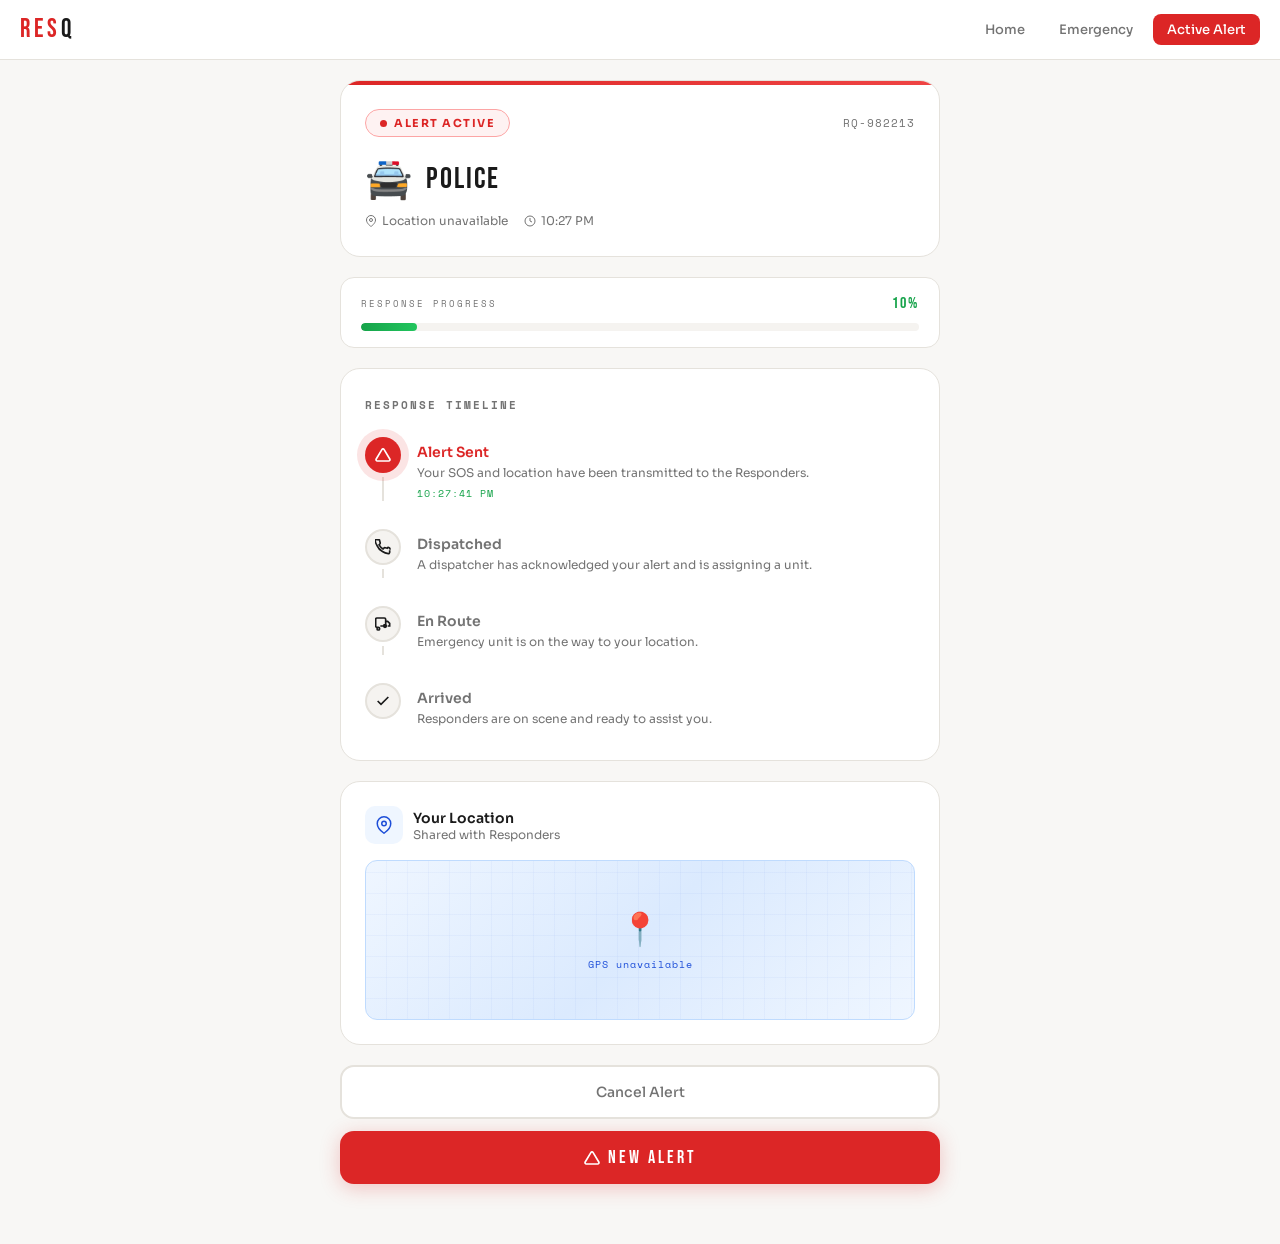
<file: active-alert.html>
<!DOCTYPE html>
<html lang="en">
<head>
  <meta charset="UTF-8" />
  <meta name="viewport" content="width=device-width, initial-scale=1.0" />
  <title>Active Alert — ResQ</title>
  <link href="https://fonts.googleapis.com/css2?family=Bebas+Neue&family=Space+Mono:wght@400;700&family=Sora:wght@300;400;500;600;700&display=swap" rel="stylesheet" />
  <link rel="stylesheet" href="active-alert.css" />
</head>
<body>

<nav class="topnav">
  <a href="index.html" class="logo">RES<span>Q</span></a>
  <div class="nav-links">
    <a href="index.html" class="nav-link">Home</a>
    <a href="emergency-type.html" class="nav-link">Emergency</a>
    <a href="active-alert.html" class="nav-link active">Active Alert</a>
  </div>
  <button class="hamburger" onclick="toggleMenu()" aria-label="Menu">
    <span id="h1"></span><span id="h2"></span><span id="h3"></span>
  </button>
</nav>

<div class="mobile-menu" id="mobileMenu">
  <a href="index.html" class="mob-link">Home <span>›</span></a>
  <a href="emergency-type.html" class="mob-link">Emergency Type <span>›</span></a>
  <a href="active-alert.html" class="mob-link active">Active Alert <span>›</span></a>
</div>

<div class="page">

  <div class="arrived-banner" id="arrivedBanner">
    <div class="arrived-icon">✅</div>
    <div>
      <div class="arrived-text">Responders have arrived</div>
      <div class="arrived-sub">Help is on the scene. Stay calm and follow instructions.</div>
    </div>
  </div>

  <div class="alert-header" id="alertHeader">
    <div class="ah-top">
      <div class="alert-badge" id="alertBadge">
        <div class="pulse-dot" id="pulseDot"></div>
        <span id="badgeText">ALERT ACTIVE</span>
      </div>
      <div class="alert-id" id="alertIdDisplay">—</div>
    </div>
    <div class="alert-type-row">
      <div class="alert-icon" id="alertIconDisplay">🚨</div>
      <div>
        <div class="alert-type-name" id="alertTypeDisplay">EMERGENCY</div>
        <div class="situation-tag" id="situationTag"></div>
      </div>
    </div>
    <div class="alert-meta">
      <span>
        <svg viewBox="0 0 24 24" fill="none" stroke="currentColor" stroke-width="2" style="width:12px;height:12px;"><path d="M21 10c0 7-9 13-9 13s-9-6-9-13a9 9 0 0 1 18 0z"/><circle cx="12" cy="10" r="3"/></svg>
        <span id="alertLocationDisplay">Getting location…</span>
      </span>
      <span>
        <svg viewBox="0 0 24 24" fill="none" stroke="currentColor" stroke-width="2" style="width:12px;height:12px;"><circle cx="12" cy="12" r="10"/><polyline points="12 6 12 12 16 14"/></svg>
        <span id="alertTimeDisplay">Just now</span>
      </span>
    </div>
  </div>

  <div class="progress-wrap">
    <div class="progress-label">
      <div class="progress-title">Response Progress</div>
      <div class="progress-pct" id="progressPct">0%</div>
    </div>
    <div class="progress-track">
      <div class="progress-fill" id="progressFill"></div>
    </div>
  </div>

  <div class="timeline-card">
    <div class="tc-title">Response Timeline</div>

    <div class="tl-item">
      <div class="tl-left">
        <div class="tl-dot pending" id="dot-0">
          <svg viewBox="0 0 24 24" fill="none" stroke="currentColor" stroke-width="2.5"><path d="M10.29 3.86L1.82 18a2 2 0 001.71 3h16.94a2 2 0 001.71-3L13.71 3.86a2 2 0 00-3.42 0z"/></svg>
        </div>
        <div class="tl-line" id="line-0"></div>
      </div>
      <div class="tl-content">
        <div class="tl-step pending" id="label-0">Alert Sent</div>
        <div class="tl-desc">Your SOS and location have been transmitted to the Responders.</div>
        <div class="tl-time" id="time-0"></div>
      </div>
    </div>

    <div class="tl-item">
      <div class="tl-left">
        <div class="tl-dot pending" id="dot-1">
          <svg viewBox="0 0 24 24" fill="none" stroke="currentColor" stroke-width="2.5"><path d="M22 16.92v3a2 2 0 01-2.18 2 19.79 19.79 0 01-8.63-3.07A19.5 19.5 0 013.07 9.81a19.79 19.79 0 01-3.07-8.68A2 2 0 012 .84h3a2 2 0 012 1.72c.127.96.361 1.903.7 2.81a2 2 0 01-.45 2.11L6.09 8.91a16 16 0 006 6l1.27-1.27a2 2 0 012.11-.45c.907.339 1.85.573 2.81.7A2 2 0 0122 16"/></svg>
        </div>
        <div class="tl-line" id="line-1"></div>
      </div>
      <div class="tl-content">
        <div class="tl-step pending" id="label-1">Dispatched</div>
        <div class="tl-desc">A dispatcher has acknowledged your alert and is assigning a unit.</div>
        <div class="tl-time" id="time-1"></div>
      </div>
    </div>

    <div class="tl-item">
      <div class="tl-left">
        <div class="tl-dot pending" id="dot-2">
          <svg viewBox="0 0 24 24" fill="none" stroke="currentColor" stroke-width="2.5"><path d="M5 17H3a2 2 0 01-2-2V5a2 2 0 012-2h11a2 2 0 012 2v3m0 0h3l3 3v4h-3m-3-7v7m0 0H8m9 0a2 2 0 11-4 0 2 2 0 014 0zM5 17a2 2 0 100 4 2 2 0 000-4z"/></svg>
        </div>
        <div class="tl-line" id="line-2"></div>
      </div>
      <div class="tl-content">
        <div class="tl-step pending" id="label-2">En Route</div>
        <div class="tl-desc">Emergency unit is on the way to your location.</div>
        <div class="tl-time" id="time-2"></div>
      </div>
    </div>

    <div class="tl-item">
      <div class="tl-left">
        <div class="tl-dot pending" id="dot-3">
          <svg viewBox="0 0 24 24" fill="none" stroke="currentColor" stroke-width="2.5"><polyline points="20 6 9 17 4 12"/></svg>
        </div>
      </div>
      <div class="tl-content">
        <div class="tl-step pending" id="label-3">Arrived</div>
        <div class="tl-desc">Responders are on scene and ready to assist you.</div>
        <div class="tl-time" id="time-3"></div>
      </div>
    </div>

  </div>

  <div class="location-card">
    <div class="lc-top">
      <div class="lc-icon">
        <svg viewBox="0 0 24 24" fill="none" stroke="#1D4ED8" stroke-width="2" style="width:18px;height:18px;"><path d="M21 10c0 7-9 13-9 13s-9-6-9-13a9 9 0 0 1 18 0z"/><circle cx="12" cy="10" r="3"/></svg>
      </div>
      <div>
        <div class="lc-title">Your Location</div>
        <div class="lc-sub">Shared with Responders</div>
      </div>
    </div>
    <div class="map-placeholder">
      <div class="map-pin">📍</div>
      <div class="map-coords" id="mapCoords">Acquiring GPS…</div>
    </div>
  </div>

  <button class="cancel-btn" onclick="cancelAlert()">Cancel Alert</button>
  <a href="emergency-type.html" class="new-alert-btn">
    <svg viewBox="0 0 24 24" fill="none" stroke="currentColor" stroke-width="2.5" style="width:16px;height:16px;"><path d="M10.29 3.86L1.82 18a2 2 0 001.71 3h16.94a2 2 0 001.71-3L13.71 3.86a2 2 0 00-3.42 0z"/></svg>
    NEW ALERT
  </a>

</div>

<script>
  function toggleMenu(){
    const m=document.getElementById('mobileMenu'),o=m.classList.toggle('open');
    document.getElementById('h1').style.transform=o?'translateY(7px) rotate(45deg)':'';
    document.getElementById('h2').style.opacity=o?'0':'1';
    document.getElementById('h3').style.transform=o?'translateY(-7px) rotate(-45deg)':'';
    document.body.style.overflow=o?'hidden':'';
  }

  const TYPE_MAP = {
    police:  { label:'POLICE',     icon:'🚔', badge:'badge-police',  pd:'pd-police',  stripe:'stripe-police',  stepActive:'step-active-police',  labelActive:'active-police',  sitTag:'st-police'  },
    medical: { label:'MEDICAL',    icon:'🚑', badge:'badge-medical', pd:'pd-medical', stripe:'stripe-medical', stepActive:'step-active-medical', labelActive:'active-medical', sitTag:'st-medical' },
    fire:    { label:'FIRE ALERT', icon:'🚒', badge:'badge-fire',    pd:'pd-fire',    stripe:'stripe-fire',    stepActive:'step-active-fire',    labelActive:'active-fire',    sitTag:'st-fire'    },
  };

  const saved     = JSON.parse(localStorage.getItem('resq_alert') || 'null');
  const alertType = saved?.type || 'police';
  const alertTime = saved?.timestamp ? new Date(saved.timestamp) : new Date();
  const alertId   = saved?.id || 'RQ-' + Math.floor(Math.random()*900000+100000);
  const situation = saved?.situation || null;
  const info      = TYPE_MAP[alertType] || TYPE_MAP.police;

  document.getElementById('alertHeader').classList.add(info.stripe);
  document.getElementById('alertBadge').classList.add(info.badge);
  document.getElementById('pulseDot').classList.add(info.pd);
  document.getElementById('alertIconDisplay').textContent  = info.icon;
  document.getElementById('alertTypeDisplay').textContent  = info.label;
  document.getElementById('alertIdDisplay').textContent    = alertId;
  document.getElementById('alertTimeDisplay').textContent  =
    alertTime.toLocaleTimeString([], {hour:'2-digit', minute:'2-digit'});

  if (situation) {
    const tag = document.getElementById('situationTag');
    tag.textContent = '📋 ' + situation;
    tag.classList.add(info.sitTag, 'visible');
  }

  if (navigator.geolocation) {
    navigator.geolocation.getCurrentPosition(pos => {
      const lat = pos.coords.latitude.toFixed(5);
      const lng = pos.coords.longitude.toFixed(5);
      document.getElementById('alertLocationDisplay').textContent = `${lat}, ${lng}`;
      document.getElementById('mapCoords').textContent = `${lat}° N  ${Math.abs(lng)}° E`;
    }, () => {
      document.getElementById('alertLocationDisplay').textContent = 'Location unavailable';
      document.getElementById('mapCoords').textContent = 'GPS unavailable';
    });
  }

  const STEPS = [
    { triggerAt:0,   progress:10  },
    { triggerAt:8,   progress:40  },
    { triggerAt:60,  progress:75  },
    { triggerAt:180, progress:100 },
  ];
  const CHECK = '<svg viewBox="0 0 24 24" fill="none" stroke="white" stroke-width="2.5"><polyline points="20 6 9 17 4 12"/></svg>';
  const ICONS  = [
    '<svg viewBox="0 0 24 24" fill="none" stroke="white" stroke-width="2.5"><path d="M10.29 3.86L1.82 18a2 2 0 001.71 3h16.94a2 2 0 001.71-3L13.71 3.86a2 2 0 00-3.42 0z"/></svg>',
    '<svg viewBox="0 0 24 24" fill="none" stroke="white" stroke-width="2.5"><path d="M22 16.92v3a2 2 0 01-2.18 2 19.79 19.79 0 01-8.63-3.07A19.5 19.5 0 013.07 9.81a19.79 19.79 0 01-3.07-8.68A2 2 0 012 .84h3a2 2 0 012 1.72c.127.96.361 1.903.7 2.81a2 2 0 01-.45 2.11L6.09 8.91a16 16 0 006 6l1.27-1.27a2 2 0 012.11-.45c.907.339 1.85.573 2.81.7A2 2 0 0122 16"/></svg>',
    '<svg viewBox="0 0 24 24" fill="none" stroke="white" stroke-width="2.5"><path d="M5 17H3a2 2 0 01-2-2V5a2 2 0 012-2h11a2 2 0 012 2v3m0 0h3l3 3v4h-3m-3-7v7m0 0H8m9 0a2 2 0 11-4 0 2 2 0 014 0zM5 17a2 2 0 100 4 2 2 0 000-4z"/></svg>',
    CHECK,
  ];

  let elapsed = 0, currentStep = -1;

  function activateStep(i) {
    if (i <= currentStep) return;
    const now = new Date().toLocaleTimeString([], {hour:'2-digit',minute:'2-digit',second:'2-digit'});
    for (let j = 0; j < i; j++) {
      document.getElementById(`dot-${j}`).className = 'tl-dot done';
      document.getElementById(`dot-${j}`).innerHTML = CHECK;
      document.getElementById(`label-${j}`).className = 'tl-step done';
      const line = document.getElementById(`line-${j}`);
      if (line) line.classList.add('done');
    }
    document.getElementById(`dot-${i}`).className = `tl-dot ${info.stepActive}`;
    document.getElementById(`dot-${i}`).innerHTML = ICONS[i];
    document.getElementById(`label-${i}`).className = `tl-step ${info.labelActive}`;
    document.getElementById(`time-${i}`).textContent = now;
    document.getElementById(`time-${i}`).classList.add('visible');
    const pct = STEPS[i].progress;
    document.getElementById('progressFill').style.width = pct + '%';
    document.getElementById('progressPct').textContent = pct + '%';
    if (i === 3) {
      document.getElementById('arrivedBanner').classList.add('show');
      document.getElementById('badgeText').textContent = 'ARRIVED';
    }
    currentStep = i;
  }

  setInterval(() => {
    elapsed++;
    for (let i = 0; i < STEPS.length; i++) {
      if (elapsed >= STEPS[i].triggerAt && i > currentStep) activateStep(i);
    }
  }, 1000);

  activateStep(0);

  function cancelAlert() {
    if (confirm('Cancel this alert? Only do this if you no longer need help.')) {
      localStorage.removeItem('resq_alert');
      window.location.href = 'index.html';
    }
  }
</script>
</body>
</html>
</file>
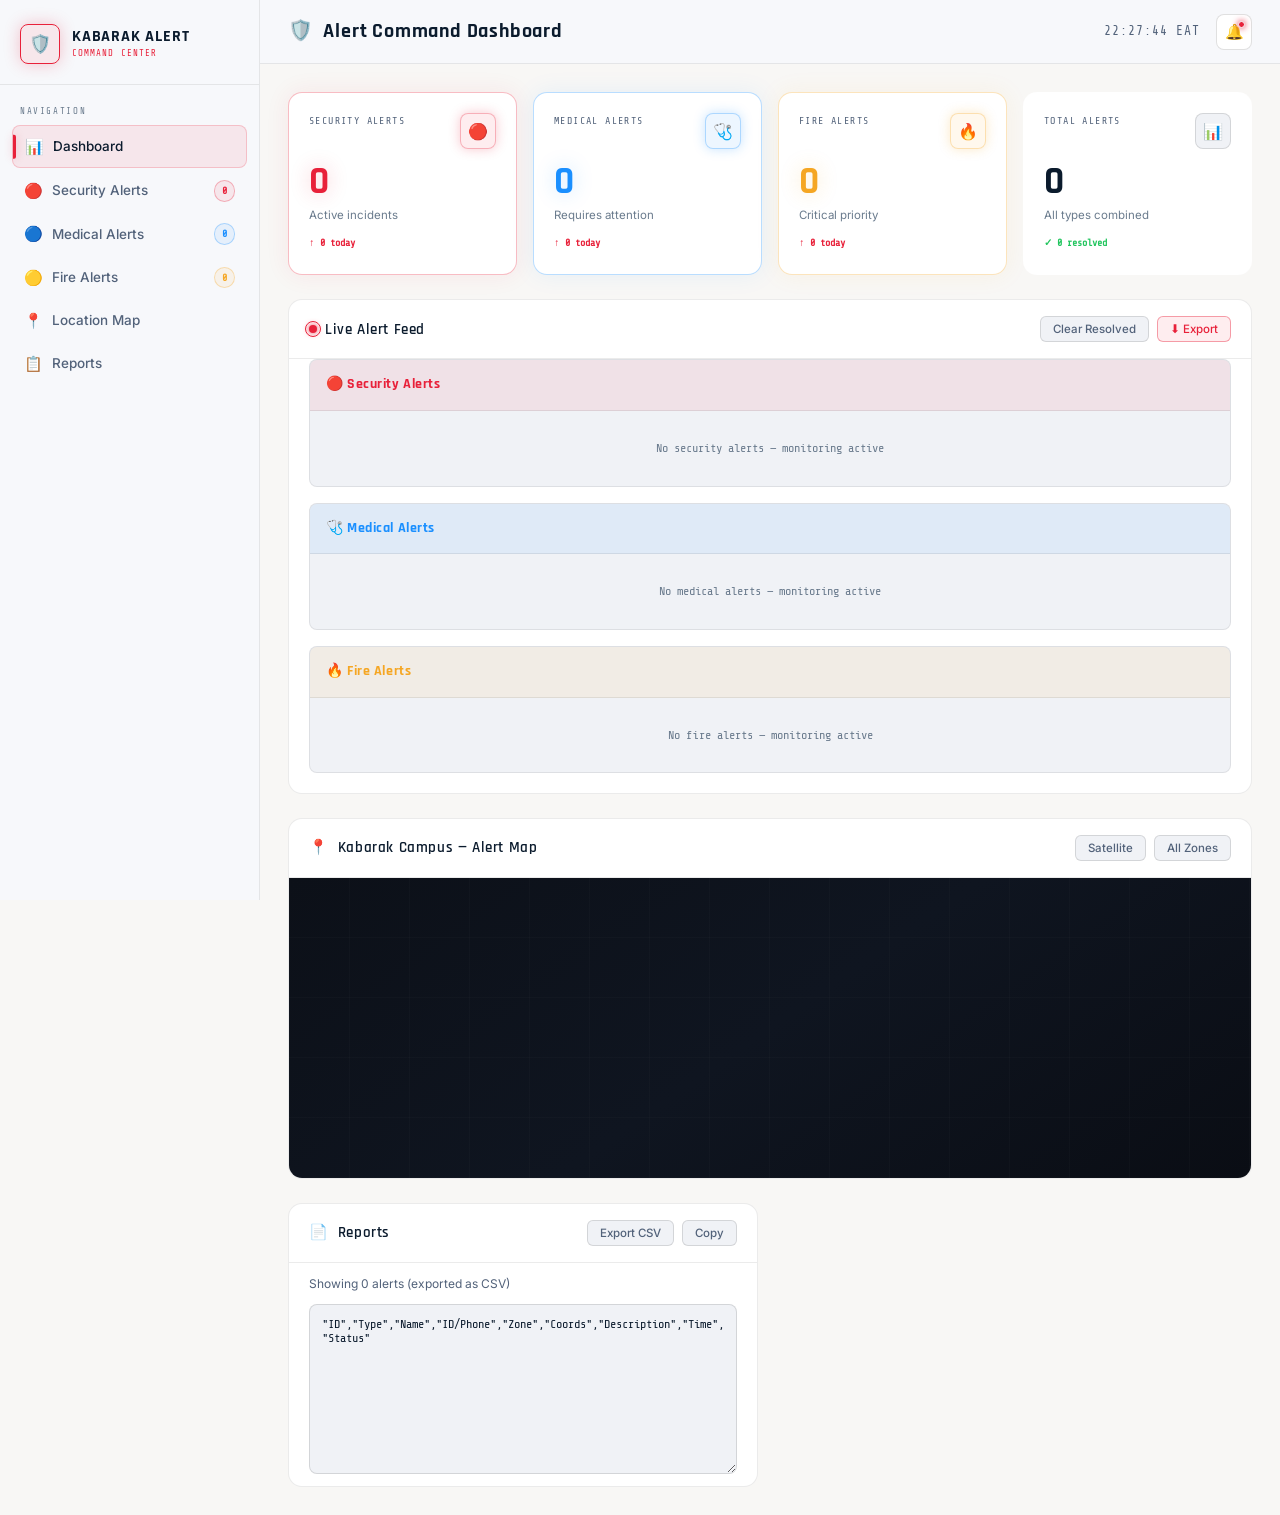
<file: admin.html>
<!DOCTYPE html>
<html lang="en">
<head>
  <meta charset="UTF-8" />
  <meta name="viewport" content="width=device-width, initial-scale=1.0"/>
  <title>Kabarak Alert Command — Admin Dashboard</title>
  <link rel="stylesheet" href="admin.css" />
</head>
<body>

<!-- ═══════════════════════════════════════════════
     SIDEBAR
═══════════════════════════════════════════════ -->
<aside class="sidebar">
  <div class="sidebar-logo">
    <div class="logo-icon">🛡️</div>
    <div>
      <div class="logo-text">KABARAK ALERT</div>
      <div class="logo-sub">Command Center</div>
    </div>
  </div>

  <div class="sidebar-section">
    <div class="sidebar-section-label">Navigation</div>

    <div class="nav-item active" onclick="scrollToSection('dashboard', this)">
      <span class="nav-icon">📊</span> Dashboard
    </div>
    <div class="nav-item" onclick="scrollToSection('security-alerts', this)">
      <span class="nav-icon">🔴</span> Security Alerts
      <span class="nav-badge red" id="nav-count-security">0</span>
    </div>
    <div class="nav-item" onclick="scrollToSection('medical-alerts', this)">
      <span class="nav-icon">🔵</span> Medical Alerts
      <span class="nav-badge blue" id="nav-count-medical">0</span>
    </div>
    <div class="nav-item" onclick="scrollToSection('fire-alerts', this)">
      <span class="nav-icon">🟡</span> Fire Alerts
      <span class="nav-badge yellow" id="nav-count-fire">0</span>
    </div>
    <div class="nav-item" onclick="scrollToSection('location-map', this)">
      <span class="nav-icon">📍</span> Location Map
    </div>
    <div class="nav-item" onclick="scrollToSection('reports', this)">
      <span class="nav-icon">📋</span> Reports
    </div>
  </div>

</aside>

<!-- ═══════════════════════════════════════════════
     MAIN CONTENT
═══════════════════════════════════════════════ -->
<main class="main">

  <!-- TOPBAR -->
  <header class="topbar">
    <div class="topbar-title">🛡️ &nbsp;Alert Command Dashboard</div>
    <div class="topbar-time" id="clock">--:--:--</div>
    <div class="topbar-actions">
      <div class="alert-bell-wrap">
        <div class="btn-icon alert-bell" onclick="toggleAlertPanel()">🔔<div class="bell-dot"></div></div>
        <div class="alert-dropdown hidden" id="alert-dropdown"></div>
      </div>
    </div>
  </header>

  <!-- PAGE CONTENT -->
  <div class="content">

    <!-- STAT CARDS -->
    <div class="stats-row" id="dashboard">
      <div class="stat-card red">
        <div class="stat-header">
          <div>
            <div class="stat-label">Security Alerts</div>
          </div>
          <div class="stat-icon red">🔴</div>
        </div>
        <div class="stat-value red" id="count-security">0</div>
        <div class="stat-sub">Active incidents</div>
        <div class="stat-trend up" id="trend-security">↑ 0 today</div>
      </div>

      <div class="stat-card blue">
        <div class="stat-header">
          <div>
            <div class="stat-label">Medical Alerts</div>
          </div>
          <div class="stat-icon blue">🩺</div>
        </div>
        <div class="stat-value blue" id="count-medical">0</div>
        <div class="stat-sub">Requires attention</div>
        <div class="stat-trend up" id="trend-medical">↑ 0 today</div>
      </div>

      <div class="stat-card yellow">
        <div class="stat-header">
          <div>
            <div class="stat-label">Fire Alerts</div>
          </div>
          <div class="stat-icon yellow">🔥</div>
        </div>
        <div class="stat-value yellow" id="count-fire">0</div>
        <div class="stat-sub">Critical priority</div>
        <div class="stat-trend up" id="trend-fire">↑ 0 today</div>
      </div>

      <div class="stat-card total">
        <div class="stat-header">
          <div>
            <div class="stat-label">Total Alerts</div>
          </div>
          <div class="stat-icon total">📊</div>
        </div>
        <div class="stat-value" id="count-total">0</div>
        <div class="stat-sub">All types combined</div>
        <div class="stat-trend down" id="trend-resolved">✓ 0 resolved</div>
      </div>
    </div><!-- /stats-row -->

    <!-- TWO-COL: Alert Table + Submit Form -->
    <div class="two-col">

      <!-- ALERT TABLE PANEL -->
      <div class="panel" id="security-alerts">
        <div class="panel-header">
          <div class="panel-title">
            <span class="pulse-ring red"></span>
            Live Alert Feed
          </div>
          <div class="panel-actions">
            <button class="btn-sm" onclick="clearResolved()">Clear Resolved</button>
            <button class="btn-sm primary" onclick="exportAlerts()">⬇ Export</button>
          </div>
        </div>

        <!-- Alert sections -->
        <div class="alert-sections">
          <div class="alert-section security" id="sec-section">
            <div class="alert-section-title">🔴 Security Alerts</div>
            <div class="alert-list" id="alert-list-security"></div>
          </div>
          <div class="alert-section medical" id="medical-alerts">
            <div class="alert-section-title">🩺 Medical Alerts</div>
            <div class="alert-list" id="alert-list-medical"></div>
          </div>
          <div class="alert-section fire" id="fire-alerts">
            <div class="alert-section-title">🔥 Fire Alerts</div>
            <div class="alert-list" id="alert-list-fire"></div>
          </div>
        </div>
      </div><!-- /panel -->

    </div><!-- /two-col -->

    <!-- MAP PANEL -->
    <div class="map-panel" id="location-map">
      <div class="panel-header">
        <div class="panel-title">📍 &nbsp;Kabarak Campus — Alert Map</div>
        <div class="panel-actions">
          <button class="btn-sm">Satellite</button>
          <button class="btn-sm">All Zones</button>
        </div>
      </div>
      <div class="map-body">
        <div class="map-placeholder" id="map-area" onclick="captureLocation()" title="Click to capture your current location">
          <iframe src="https://www.google.com/maps/embed?pb=!1m18!1m12!1m3!1d31918.415884428934!2d35.95245833044543!3d-0.16395247982975725!2m3!1f0!2f0!3f0!3m2!1i1024!2i768!4f13.1!3m3!1m2!1s0x1829f6f367bba6d9%3A0x363c14244dccdde!2sKabarak%20University!5e0!3m2!1sen!2ske!4v1773837357324!5m2!1sen!2ske" width="100%" height="100%" style="border:0;" allowfullscreen="" loading="lazy" referrerpolicy="no-referrer-when-downgrade"></iframe>
          <div id="map-live-pin" class="map-live-pin" title="Captured location"></div>
        </div>
      </div>
    </div>

    <!-- BOTTOM ROW -->
    <div class="bottom-row" id="reports">

      <!-- REPORTS -->
      <div class="panel" id="reports-panel">
        <div class="panel-header">
          <div class="panel-title">📄 &nbsp;Reports</div>
          <div class="panel-actions">
            <button class="btn-sm" onclick="exportAlerts()">Export CSV</button>
            <button class="btn-sm" onclick="copyReport()">Copy</button>
          </div>
        </div>
        <div class="report-body">
          <div class="report-summary" id="report-summary">No export generated yet.</div>
          <textarea id="report-output" class="report-output" readonly placeholder="Exported CSV will appear here..."></textarea>
        </div>
      </div>


    </div><!-- /bottom-row -->

  </div><!-- /content -->
</main>

<!-- TOAST CONTAINER -->
<div id="toast-container"></div>

<!-- ═══════════════════════════════════════════════
     JAVASCRIPT
═══════════════════════════════════════════════ -->
<script>
/* ── State ────────────────────────────────────────────────── */
const STORAGE_KEY = 'resq_alerts';
const API_BASE     = 'http://127.0.0.1:3000';
let alerts = [];
let selectedType = null;
let resolvedCount = 0;

async function loadStoredAlerts() {
  // Local cache (offline fallback)
  const stored = localStorage.getItem(STORAGE_KEY);
  if (stored) {
    try {
      const parsed = JSON.parse(stored);
      if (Array.isArray(parsed)) {
        alerts = parsed.map(a => ({
          ...a,
          status: a.status || 'active',
          timeStr: a.timeStr || (a.timestamp ? new Date(a.timestamp).toLocaleTimeString('en-KE', { hour12: false }) : ''),
        }));
        resolvedCount = alerts.filter(a => a.status === 'resolved').length;
      }
    } catch (e) {
      console.warn('Unable to parse stored alerts', e);
    }
  }

  // Attempt to load from backend (if running)
  try {
    const resp = await fetch(`${API_BASE}/api/alerts/all`);
    if (resp.ok) {
      const backendAlerts = await resp.json();
      if (Array.isArray(backendAlerts) && backendAlerts.length > 0) {
        alerts = backendAlerts.map(a => ({
          id: a.id || a.alertId || `b-${Math.random().toString(16).slice(2)}`,
          type: a.type || a.emergencyType || 'security',
          desc: a.situation || a.description || '',
          situation: a.situation || a.description || '',
          zone: a.zone || 'Kabarak Campus',
          coords: a.location ? `${a.location.lat}, ${a.location.lng}` : (a.coords || ''),
          status: a.status || 'active',
          timeStr: a.createdAt || a.timeStr || (a.timestamp ? new Date(a.timestamp).toLocaleTimeString('en-KE', { hour12: false }) : ''),
        }));
        resolvedCount = alerts.filter(a => a.status === 'resolved').length;
        // keep local cache in sync
        localStorage.setItem(STORAGE_KEY, JSON.stringify(alerts));
      }
    }
  } catch (e) {
    // backend unavailable; continue using local cache
  }
}

function saveAlerts() {
  localStorage.setItem(STORAGE_KEY, JSON.stringify(alerts));
}

const ZONES = [
  'Main Gate', 'Library Block', 'Science Complex',
  'Student Center', 'Halls A', 'Halls B',
  'Sports Ground', 'Admin Block', 'Cafeteria'
];

const PIN_POSITIONS = [
  { top: '30%', left: '18%' }, { top: '22%', left: '38%' },
  { top: '35%', left: '58%' }, { top: '20%', left: '72%' },
  { top: '62%', left: '22%' }, { top: '65%', left: '45%' },
  { top: '60%', left: '67%' }, { top: '42%', left: '34%' },
  { top: '50%', left: '80%' },
];

/* ── Clock ─────────────────────────────────────────────────── */
function updateClock() {
  const now = new Date();
  document.getElementById('clock').textContent =
    now.toLocaleTimeString('en-KE', { hour12: false }) +
    ' EAT';
}
setInterval(updateClock, 1000);
updateClock();

/* ── Type selector ─────────────────────────────────────────── */
function selectType(type) {
  selectedType = type;
  ['security','medical','fire'].forEach(t => {
    document.getElementById('type-' + t).classList.toggle('selected', t === type);
  });
}

/* ── Capture GPS ───────────────────────────────────────────── */
function captureLocation() {
  const btn = document.querySelector('.btn-loc');
  btn.textContent = '⏳';
  if (!navigator.geolocation) {
    document.getElementById('field-coords').value = 'Geolocation not supported';
    setMapPinVisible(false);
    btn.textContent = '📍';
    return;
  }
  navigator.geolocation.getCurrentPosition(
    pos => {
      const { latitude: lat, longitude: lng, accuracy: acc } = pos.coords;
      document.getElementById('field-coords').value =
        `${lat.toFixed(5)}, ${lng.toFixed(5)} (±${Math.round(acc)}m)`;
      btn.textContent = '✅';
      setMapPinVisible(true);
      setTimeout(() => btn.textContent = '📍', 2000);
    },
    () => {
      /* Fallback: Kabarak campus coords */
      document.getElementById('field-coords').value = '-0.20862, 35.96231 (Kabarak Campus)';
      setMapPinVisible(true);
      btn.textContent = '📍';
    },
    { enableHighAccuracy: true, timeout: 8000 }
  );
}

function setMapPinVisible(visible) {
  const pin = document.getElementById('map-live-pin');
  if (!pin) return;
  pin.classList.toggle('active', visible);
}

/* ── Submit Alert ──────────────────────────────────────────── */
function submitAlert() {
  const name   = document.getElementById('field-name').value.trim();
  const idNo   = document.getElementById('field-id').value.trim();
  const zone   = document.getElementById('field-zone').value;
  const coords = document.getElementById('field-coords').value.trim();
  const desc   = document.getElementById('field-desc').value.trim();

  /* Validate */
  if (!selectedType)  { shake('type-security'); alert('⚠️ Please select an alert type.'); return; }
  if (!name)          { shake('field-name');    alert('⚠️ Student name is required.'); return; }
  if (!zone)          { shake('field-zone');    alert('⚠️ Please select a campus zone.'); return; }
  if (!desc)          { shake('field-desc');    alert('⚠️ Please provide a description.'); return; }

  const now = new Date();
  const alert_obj = {
    id:     Date.now(),
    type:   selectedType,
    name,
    idNo,
    zone,
    coords: coords || 'Not captured',
    desc,
    time:   now,
    timeStr: now.toLocaleTimeString('en-KE', { hour12: false }),
    status: 'active'
  };

  alerts.unshift(alert_obj);
  saveAlerts();
  renderAll();
  showToast(alert_obj);
  addFeedItem(alert_obj);
  resetForm();

  const banner = document.getElementById('success-banner');
  banner.classList.add('show');
  setTimeout(() => banner.classList.remove('show'), 4000);
}

/* ── Render All ────────────────────────────────────────────── */
function renderAll() {
  renderStats();
  renderAlertList();
  renderNavBadges();
  renderReport();
}

/* ── Render Stats ──────────────────────────────────────────── */
function renderStats() {
  const s = alerts.filter(a => a.type === 'security').length;
  const m = alerts.filter(a => a.type === 'medical').length;
  const f = alerts.filter(a => a.type === 'fire').length;
  const t = alerts.length;

  document.getElementById('count-security').textContent = s;
  document.getElementById('count-medical').textContent  = m;
  document.getElementById('count-fire').textContent     = f;
  document.getElementById('count-total').textContent    = t;

  document.getElementById('trend-security').textContent = `↑ ${s} today`;
  document.getElementById('trend-medical').textContent  = `↑ ${m} today`;
  document.getElementById('trend-fire').textContent     = `↑ ${f} today`;
  document.getElementById('trend-resolved').textContent = `✓ ${resolvedCount} resolved`;

  updateMapBlink();
}

/* ── Map Blink ───────────────────────────────────────────────
 * When an active alert exists, pulse the map panel so it draws attention.
 */
function updateMapBlink() {
  const mapPanel = document.getElementById('location-map');
  if (!mapPanel) return;
  const hasActive = alerts.some(a => a.status === 'active');
  mapPanel.classList.toggle('alert-active', hasActive);
}

/* ── Render Nav Badges ─────────────────────────────────────── */
function renderNavBadges() {
  const s = alerts.filter(a => a.type === 'security' && a.status === 'active').length;
  const m = alerts.filter(a => a.type === 'medical'  && a.status === 'active').length;
  const f = alerts.filter(a => a.type === 'fire'     && a.status === 'active').length;
  document.getElementById('nav-count-security').textContent = s;
  document.getElementById('nav-count-medical').textContent  = m;
  document.getElementById('nav-count-fire').textContent     = f;
}

function setActiveNav(el) {
  document.querySelectorAll('.nav-item').forEach(n => n.classList.remove('active'));
  if (el) el.classList.add('active');
}

function scrollToSection(id, navEl) {
  const target = document.getElementById(id);
  if (!target) return;
  target.scrollIntoView({ behavior: 'smooth', block: 'start' });
  setActiveNav(navEl);
}

/* ── Render Alert List ─────────────────────────────────────── */
const TYPE_META = {
  security: { label: '🔴 Security', cls: 'security' },
  medical:  { label: '🩺 Medical',  cls: 'medical'  },
  fire:     { label: '🔥 Fire',     cls: 'fire'     },
};

function renderAlertList() {
  const containers = {
    security: document.getElementById('alert-list-security'),
    medical: document.getElementById('alert-list-medical'),
    fire: document.getElementById('alert-list-fire'),
  };

  ['security','medical','fire'].forEach(type => {
    // Only show active/pending alerts in the live list (resolved ones are cleared)
    const list = alerts.filter(a => a.type === type && a.status !== 'resolved');
    const container = containers[type];
    if (!container) return;

    if (list.length === 0) {
      container.innerHTML = `<div class="alert-empty">No ${type} alerts — monitoring active</div>`;
      return;
    }

    container.innerHTML = list.map(a => {
      const m = TYPE_META[a.type] || { label: a.type?.toUpperCase() || 'ALERT', cls: 'security' };
      const desc = a.desc || a.situation || 'No description';
      const name = a.name || 'Unknown';
      const idNo = a.idNo || '';
      const zone = a.zone || 'Unknown';
      const timeStr = a.timeStr || (a.timestamp ? new Date(a.timestamp).toLocaleTimeString('en-KE', { hour12: false }) : '—');

      const respondBtn = `<button class="btn-action btn-respond" onclick="respondAlert(${a.id})">Respond</button>`;

      return `
      <div class="alert-row" id="row-${a.id}">
        <div><span class="alert-type-badge ${m.cls}">${m.label}</span></div>
        <div class="alert-desc">
          ${escHtml(desc.substring(0,60))}${desc.length>60?'…':''}
          <span>${escHtml(name)}${idNo ? ' · ' + escHtml(idNo) : ''}</span>
        </div>
        <div class="alert-location">${escHtml(zone)}</div>
        <div class="alert-time">${timeStr}</div>
        <div class="alert-actions">
          ${respondBtn}
        </div>
      </div>`;
    }).join('');
  });

  updateMapBlink();
}

function respondAlert(id) {
  const a = alerts.find(x => x.id === id);
  if (!a) return;

  // Mark as resolved so it disappears from the live list
  if (a.status !== 'resolved') {
    a.status = 'resolved';
    resolvedCount++;
    saveAlerts();
    renderAll();
    addSystemFeed(`Alert #${id} resolved and cleared from live feed`);
    flashRow(id);
  }
}

function flashRow(id) {
  const row = document.getElementById(`row-${id}`);
  if (!row) return;
  row.classList.add('flash');
  setTimeout(() => row.classList.remove('flash'), 550);
}

/* ── Map Pins ──────────────────────────────────────────────── */
const ZONE_PIN_MAP = {
  'Main Gate':         { top: '25%', left: '10%' },
  'Library Block':     { top: '30%', left: '28%' },
  'Science Complex':   { top: '20%', left: '48%' },
  'Student Center':    { top: '50%', left: '38%' },
  'Halls of Residence A': { top: '65%', left: '18%' },
  'Halls of Residence B': { top: '65%', left: '55%' },
  'Sports Ground':     { top: '72%', left: '72%' },
  'Administration Block': { top: '22%', left: '68%' },
  'Chapel':            { top: '42%', left: '60%' },
  'Cafeteria':         { top: '55%', left: '50%' },
  'Off-Campus':        { top: '15%', left: '85%' },
};

const TYPE_PIN_CLS = { security: 'red', medical: 'blue', fire: 'yellow' };
const TYPE_PIN_EMOJI = { security: '🔴', medical: '🩺', fire: '🔥' };

function renderMapPins() {
  const container = document.getElementById('map-pins');
  const emptyMsg  = document.getElementById('map-empty-msg');

  if (alerts.filter(a => a.status !== 'resolved').length === 0) {
    container.innerHTML = '';
    emptyMsg.style.display = 'block';
    return;
  }

  emptyMsg.style.display = 'none';

  /* Group active/pending by zone — last one wins position */
  const pinMap = {};
  alerts.filter(a => a.status !== 'resolved').forEach(a => {
    pinMap[a.zone] = a;
  });

  container.innerHTML = Object.values(pinMap).map(a => {
    const pos = ZONE_PIN_MAP[a.zone] || { top: '50%', left: '50%' };
    const cls = TYPE_PIN_CLS[a.type];
    const emoji = TYPE_PIN_EMOJI[a.type];
    return `<div class="map-pin" style="top:${pos.top};left:${pos.left};" title="${escHtml(a.desc)}">
      <div class="pin-dot ${cls}"><span>${emoji}</span></div>
      <div class="pin-label">${escHtml(a.zone)}</div>
    </div>`;
  }).join('');
}

/* ── Zone Grid ─────────────────────────────────────────────── */
function renderZoneGrid() {
  const grid = document.getElementById('zone-grid');
  const zoneCounts = {};
  ZONES.forEach(z => zoneCounts[z] = { security:0, medical:0, fire:0 });

  alerts.filter(a => a.status !== 'resolved').forEach(a => {
    const z = a.zone;
    // Map form values to display names
    const key = ZONES.find(z2 => a.zone.startsWith(z2.replace(/\s.*/, '').substring(0,5))) || a.zone;
    if (zoneCounts[key]) zoneCounts[key][a.type]++;
    else if (zoneCounts[a.zone]) zoneCounts[a.zone][a.type]++;
  });

  // recount properly
  const zc2 = {};
  ZONES.forEach(z => zc2[z] = { security:0, medical:0, fire:0 });
  alerts.filter(a => a.status !== 'resolved').forEach(a => {
    const match = ZONES.find(z => a.zone === z || a.zone.includes(z.split(' ')[0]));
    if (match) zc2[match][a.type]++;
  });

  grid.innerHTML = ZONES.map(z => {
    const c = zc2[z];
    const total = c.security + c.medical + c.fire;
    let alertCls = '', countHtml = '';
    if (c.security > 0) { alertCls = 'alert-red';    countHtml = `<div class="zone-count red">${c.security}</div><div class="zone-status">🔴 Security</div>`; }
    else if (c.medical > 0) { alertCls = 'alert-blue'; countHtml = `<div class="zone-count blue">${c.medical}</div><div class="zone-status">🩺 Medical</div>`; }
    else if (c.fire > 0)    { alertCls = 'alert-yellow'; countHtml = `<div class="zone-count yellow">${c.fire}</div><div class="zone-status">🔥 Fire</div>`; }
    else { countHtml = `<div class="zone-count safe">—</div><div class="zone-status">Clear</div>`; }

    return `<div class="zone-card ${alertCls}">
      <div class="zone-name">${z}</div>
      ${countHtml}
    </div>`;
  }).join('');
}

/* ── Activity Feed ─────────────────────────────────────────── */
const TYPE_FEED_CLS = { security: 'red', medical: 'blue', fire: 'yellow' };
const TYPE_FEED_LABEL = { security: '🔴 Security alert', medical: '🩺 Medical alert', fire: '🔥 Fire alert' };

function addFeedItem(a) {
  const feed = document.getElementById('activity-feed');
  const empty = feed.querySelector('div[style]');
  if (empty) feed.innerHTML = '';
  const cls = TYPE_FEED_CLS[a.type];
  const now = new Date().toLocaleTimeString('en-KE', { hour12: false });
  const item = document.createElement('div');
  item.className = 'feed-item';
  item.innerHTML = `
    <div class="feed-dot-wrap">
      <div class="feed-dot ${cls}"></div>
      <div class="feed-line"></div>
    </div>
    <div class="feed-content">
      <div class="feed-msg"><strong>${TYPE_FEED_LABEL[a.type]}</strong> submitted by ${escHtml(a.name)} at ${escHtml(a.zone)}</div>
      <div class="feed-time">${now} · ${escHtml(a.desc.substring(0,50))}${a.desc.length>50?'…':''}</div>
    </div>`;
  feed.insertBefore(item, feed.firstChild);
  renderAlertDropdown();
}

function addSystemFeed(msg) {
  const feed = document.getElementById('activity-feed');
  const now = new Date().toLocaleTimeString('en-KE', { hour12: false });
  const item = document.createElement('div');
  item.className = 'feed-item';
  item.innerHTML = `
    <div class="feed-dot-wrap">
      <div class="feed-dot green"></div>
      <div class="feed-line"></div>
    </div>
    <div class="feed-content">
      <div class="feed-msg" style="color:var(--text-secondary)">${escHtml(msg)}</div>
      <div class="feed-time">${now} · System</div>
    </div>`;
  feed.insertBefore(item, feed.firstChild);
}

/* ── Toast ─────────────────────────────────────────────────── */
const TOAST_META = {
  security: { icon: '🔴', title: 'SECURITY ALERT',  cls: 'security' },
  medical:  { icon: '🩺', title: 'MEDICAL ALERT',   cls: 'medical'  },
  fire:     { icon: '🔥', title: 'FIRE ALERT',       cls: 'fire'     },
};

function showToast(a) {
  const m = TOAST_META[a.type];
  const container = document.getElementById('toast-container');
  const el = document.createElement('div');
  el.className = `toast ${m.cls}`;
  el.innerHTML = `
    <div class="toast-icon">${m.icon}</div>
    <div>
      <div class="toast-title">${m.title}</div>
      <div class="toast-msg">${escHtml(a.zone)} · ${escHtml(a.name)}</div>
    </div>
    <div class="toast-progress"></div>`;
  container.appendChild(el);
  setTimeout(() => el.remove(), 4500);
}

/* ── Helpers ───────────────────────────────────────────────── */
function escHtml(s) {
  return String(s).replace(/&/g,'&amp;').replace(/</g,'&lt;').replace(/>/g,'&gt;').replace(/"/g,'&quot;');
}

function shake(id) {
  const el = document.getElementById(id);
  if (!el) return;
  el.style.animation = 'none';
  el.offsetHeight;
  el.style.animation = 'shake 0.4s ease';
}

function resetForm() {
  selectedType = null;
  ['security','medical','fire'].forEach(t => document.getElementById('type-' + t).classList.remove('selected'));
  ['field-name','field-id','field-coords','field-desc'].forEach(id => document.getElementById(id).value = '');
  document.getElementById('field-zone').value = '';
  setMapPinVisible(false);
}

function clearResolved() {
  alerts = alerts.filter(a => a.status !== 'resolved');
  saveAlerts();
  addSystemFeed('Resolved alerts cleared from view.');
  renderAll();
}

function getReportCsv() {
  const rows = [['ID','Type','Name','ID/Phone','Zone','Coords','Description','Time','Status']];
  alerts.forEach(a => rows.push([a.id, a.type, a.name, a.idNo, a.zone, a.coords, a.desc, a.timeStr, a.status]));
  return rows.map(r => r.map(c => `"${String(c).replace(/"/g,'""')}"`).join(',')).join('\n');
}

function renderReport() {
  const csv = getReportCsv();
  const count = csv ? csv.split('\n').length - 1 : 0;
  const summary = `Showing ${count} alerts (exported as CSV)`;
  document.getElementById('report-summary').textContent = summary;
  document.getElementById('report-output').value = csv;
}

function exportAlerts() {
  const csv = getReportCsv();
  if (!csv) { alert('No alerts to export.'); return; }
  const blob = new Blob([csv], { type: 'text/csv' });
  const url = URL.createObjectURL(blob);
  const link = document.createElement('a');
  link.href = url; link.download = `kabarak-alerts-${Date.now()}.csv`;
  link.click(); URL.revokeObjectURL(url);
  renderReport();
}

function copyReport() {
  const output = document.getElementById('report-output');
  output.select();
  document.execCommand('copy');
  showInfoToast('CSV copied to clipboard');
}

function showInfoToast(message) {
  const container = document.getElementById('toast-container');
  const el = document.createElement('div');
  el.className = 'toast';
  el.innerHTML = `
    <div class="toast-icon">ℹ️</div>
    <div>
      <div class="toast-title">Info</div>
      <div class="toast-msg">${message}</div>
    </div>
    <div class="toast-progress"></div>`;
  container.appendChild(el);
  setTimeout(() => el.remove(), 3000);
}

function renderAlertDropdown() {
  const container = document.getElementById('alert-dropdown');
  if (!container) return;
  const active = alerts.filter(a => a.status === 'active');
  if (active.length === 0) {
    container.innerHTML = '<div class="dropdown-title">No active alerts</div><div style="font-size:12px;color:var(--text-dim);">All clear.</div>';
    return;
  }

  container.innerHTML = `
    <div class="dropdown-title">Active Alerts (${active.length})</div>
    ${active.map(a => {
      const dotCls = a.type === 'security' ? 'red' : a.type === 'medical' ? 'blue' : 'yellow';
      const time = a.timeStr || (a.timestamp ? new Date(a.timestamp).toLocaleTimeString('en-KE', { hour12: false }) : '');
      const label = a.desc || a.situation || a.type;
      return `
        <div class="dropdown-item">
          <div class="dropdown-dot ${dotCls}"></div>
          <div class="dropdown-content">
            <div>${escHtml(label)}</div>
            <div class="dropdown-time">${time}</div>
          </div>
        </div>`;
    }).join('')}
  `;
}

function toggleAlertPanel() {
  const panel = document.getElementById('alert-dropdown');
  if (!panel) return;
  const open = !panel.classList.contains('hidden');
  if (open) {
    panel.classList.add('hidden');
    return;
  }
  renderAlertDropdown();
  panel.classList.remove('hidden');
}

// Close the alert panel when clicking outside
document.addEventListener('click', (event) => {
  const panel = document.getElementById('alert-dropdown');
  const bell = document.querySelector('.alert-bell');
  if (!panel || !bell) return;
  if (panel.classList.contains('hidden')) return;
  if (panel.contains(event.target) || bell.contains(event.target)) return;
  panel.classList.add('hidden');
});

/* ── CSS shake keyframe (injected) ──────────────────────────── */
const style = document.createElement('style');
style.textContent = `
  @keyframes shake {
    0%,100%{ transform:translateX(0); }
    20%{ transform:translateX(-6px); }
    40%{ transform:translateX(6px); }
    60%{ transform:translateX(-4px); }
    80%{ transform:translateX(4px); }
  }`;
document.head.appendChild(style);

/* ── Init zone grid ─────────────────────────────────────────── */
(async () => {
  await loadStoredAlerts();
  renderAll();
  setActiveNav(document.querySelector('.nav-item.active'));
})();

</script>
</body>
</html>
</file>
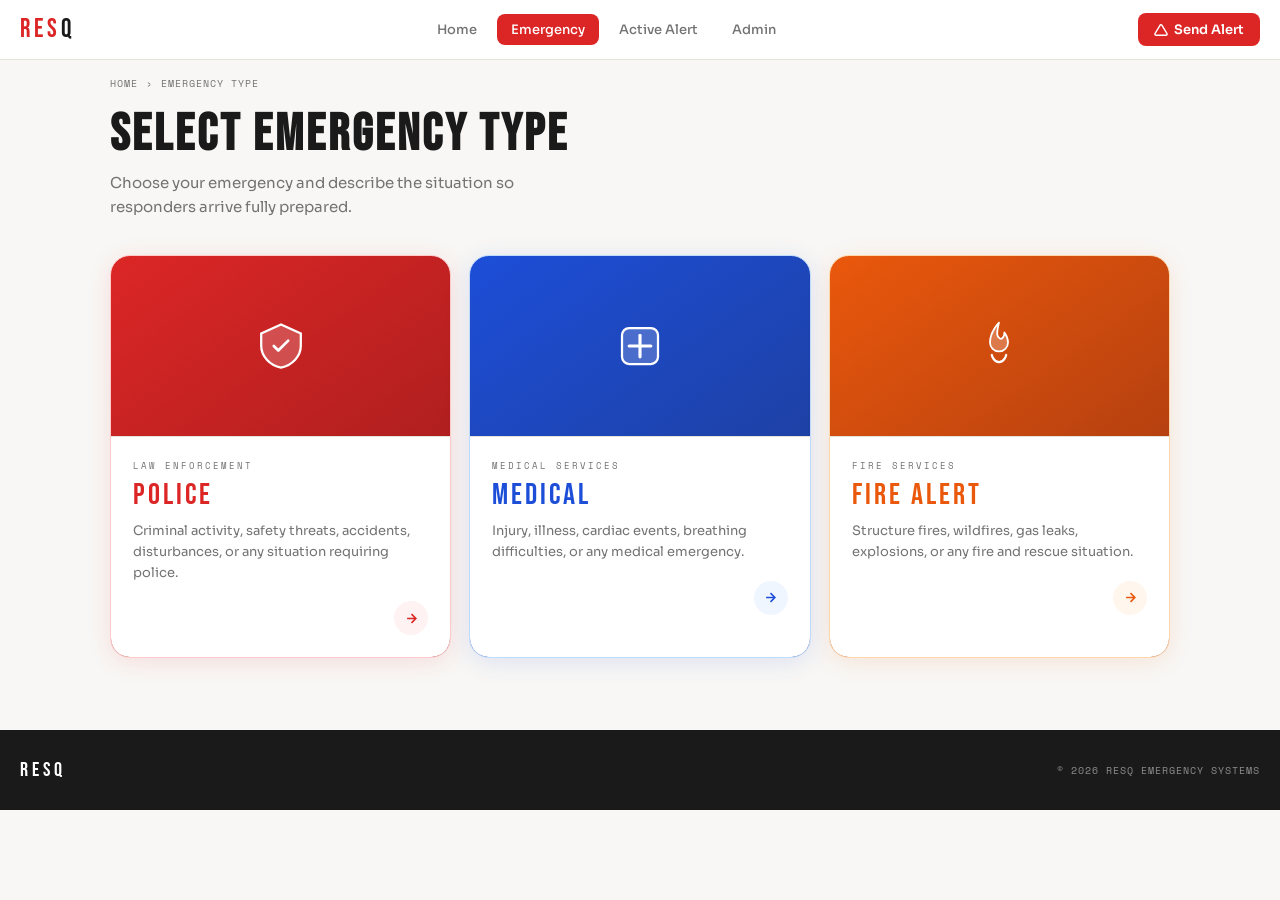
<file: emergency-type.html>
<!DOCTYPE html>
<html lang="en">
<head>
  <meta charset="UTF-8"/>
  <meta name="viewport" content="width=device-width, initial-scale=1.0"/>
  <title>ResQ — Emergency Type</title>
  <link href="https://fonts.googleapis.com/css2?family=Bebas+Neue&family=Space+Mono:wght@400;700&family=Sora:wght@300;400;500;600;700&display=swap" rel="stylesheet"/>
  <link rel="stylesheet" href="emergency-type.css">
</head>
<body>

<nav class="topnav">
  <a href="index.html" class="logo">RES<span>Q</span></a>
  <div class="nav-links">
    <a href="index.html" class="nav-link">Home</a>
    <a href="emergency-type.html" class="nav-link active">Emergency</a>
    <a href="active-alert.html" class="nav-link">Active Alert</a>
    <a href="admin.html" class="nav-link">Admin</a>
  </div>
  <a href="emergency-type.html" class="nav-cta">
    <svg viewBox="0 0 24 24" fill="none" stroke="currentColor" stroke-width="2.5" style="width:14px;height:14px;"><path d="M10.29 3.86L1.82 18a2 2 0 001.71 3h16.94a2 2 0 001.71-3L13.71 3.86a2 2 0 00-3.42 0z"/></svg>
    Send Alert
  </a>
  <button class="hamburger" onclick="toggleMenu()" aria-label="Menu">
    <span id="h1"></span><span id="h2"></span><span id="h3"></span>
  </button>
</nav>

<div class="mobile-menu" id="mobileMenu">
  <a href="index.html" class="mob-link">Home <span>›</span></a>
  <a href="emergency-type.html" class="mob-link active">Emergency Type <span>›</span></a>
  <a href="active-alert.html" class="mob-link">Active Alert <span>›</span></a>
</div>

<div class="page">
  <div class="breadcrumb"><a href="index.html">Home</a><span>›</span><span>Emergency Type</span></div>
  <h1 class="page-title">SELECT EMERGENCY TYPE</h1>
  <p class="page-desc">Choose your emergency and describe the situation so responders arrive fully prepared.</p>

  <div class="cards-grid">

    <div class="ecard card-police" onclick="openPanel('police')">
      <div class="card-img">
        <svg viewBox="0 0 80 80" fill="none" style="width:72px;height:72px;">
          <path d="M40 16L18 26v14c0 11.05 9.4 21.4 22 24.07C52.6 61.4 62 51.05 62 40V26L40 16z" stroke="white" stroke-width="2.5" fill="rgba(255,255,255,0.2)"/>
          <path d="M32 40l5 5 11-11" stroke="white" stroke-width="3" stroke-linecap="round" stroke-linejoin="round"/>
        </svg>
      </div>
      <div class="card-body">
        <div class="card-type">Law Enforcement</div>
        <div class="card-name">POLICE</div>
        <div class="card-desc">Criminal activity, safety threats, accidents, disturbances, or any situation requiring police.</div>
        <div class="card-footer">
          <div class="arrow-btn"><svg viewBox="0 0 24 24" fill="none" stroke="currentColor" stroke-width="2.5" style="width:15px;height:15px;"><path d="M5 12h14M12 5l7 7-7 7"/></svg></div>
        </div>
      </div>
    </div>

    <div class="ecard card-medical" onclick="openPanel('medical')">
      <div class="card-img">
        <svg viewBox="0 0 80 80" fill="none" style="width:72px;height:72px;">
          <rect x="20" y="20" width="40" height="40" rx="8" stroke="white" stroke-width="2.5" fill="rgba(255,255,255,0.2)"/>
          <line x1="40" y1="28" x2="40" y2="52" stroke="white" stroke-width="3.5" stroke-linecap="round"/>
          <line x1="28" y1="40" x2="52" y2="40" stroke="white" stroke-width="3.5" stroke-linecap="round"/>
        </svg>
      </div>
      <div class="card-body">
        <div class="card-type">Medical Services</div>
        <div class="card-name">MEDICAL</div>
        <div class="card-desc">Injury, illness, cardiac events, breathing difficulties, or any medical emergency.</div>
        <div class="card-footer">
          <div class="arrow-btn"><svg viewBox="0 0 24 24" fill="none" stroke="currentColor" stroke-width="2.5" style="width:15px;height:15px;"><path d="M5 12h14M12 5l7 7-7 7"/></svg></div>
        </div>
      </div>
    </div>

    <div class="ecard card-fire" onclick="openPanel('fire')">
      <div class="card-img">
        <svg viewBox="0 0 80 80" fill="none" style="width:72px;height:72px;">
          <path d="M40 14c0 0-10 10-10 22a10 10 0 0 0 20 0c0-4-1.5-7.5-4-11 0 4-2 7-4 7-2 0-4-3-4-6C38 22 40 14 40 14z" stroke="white" stroke-width="2" fill="rgba(255,255,255,0.25)" stroke-linejoin="round"/>
          <path d="M32 50c0 0 2 8 8 8s8-8 8-8" stroke="white" stroke-width="2.5" stroke-linecap="round"/>
        </svg>
      </div>
      <div class="card-body">
        <div class="card-type">Fire Services</div>
        <div class="card-name">FIRE ALERT</div>
        <div class="card-desc">Structure fires, wildfires, gas leaks, explosions, or any fire and rescue situation.</div>
        <div class="card-footer">
          <div class="arrow-btn"><svg viewBox="0 0 24 24" fill="none" stroke="currentColor" stroke-width="2.5" style="width:15px;height:15px;"><path d="M5 12h14M12 5l7 7-7 7"/></svg></div>
        </div>
      </div>
    </div>

  </div>

  <!-- SITUATION PANEL (appears below grid after card click) -->
  <div class="situation-wrap" id="situationWrap">
    <div class="sw-header">
      <div class="sw-title" id="swTitle">DESCRIBE THE SITUATION</div>
      <button class="sw-close" onclick="closePanel()">
        <svg viewBox="0 0 24 24" fill="none" stroke="currentColor" stroke-width="2.5" style="width:14px;height:14px;"><line x1="18" y1="6" x2="6" y2="18"/><line x1="6" y1="6" x2="18" y2="18"/></svg>
      </button>
    </div>
    <div class="sw-sub">Select one so responders can prepare before arrival.</div>
    <div class="situations" id="situationBtns"></div>
    <button class="send-btn" id="sendBtn" disabled onclick="sendAlert()">
      <svg viewBox="0 0 24 24" fill="none" stroke="currentColor" stroke-width="2.5" style="width:16px;height:16px;"><path d="M10.29 3.86L1.82 18a2 2 0 001.71 3h16.94a2 2 0 001.71-3L13.71 3.86a2 2 0 00-3.42 0z"/></svg>
      <span id="sendLabel">SEND ALERT</span>
    </button>
  </div>

</div>

<footer>
  <div class="footer-logo">RESQ</div>
  <div>© 2026 RESQ EMERGENCY SYSTEMS</div>
</footer>

<script>
  function toggleMenu(){
    const m=document.getElementById('mobileMenu'),o=m.classList.toggle('open');
    document.getElementById('h1').style.transform=o?'translateY(7px) rotate(45deg)':'';
    document.getElementById('h2').style.opacity=o?'0':'1';
    document.getElementById('h3').style.transform=o?'translateY(-7px) rotate(-45deg)':'';
    document.body.style.overflow=o?'hidden':'';
  }

  const SITUATIONS = {
    police:{
      title:'POLICE — SITUATION', sendLabel:'SEND POLICE ALERT', btnClass:'send-btn-police', activeClass:'active-police',
      items:[
        {icon:'🏠',label:'Break-in / Burglary'},{icon:'⚠️',label:'Assault / Violence'},
        {icon:'💰',label:'Robbery'},{icon:'👤',label:'Suspicious Person'},
        {icon:'🚗',label:'Road Accident'},{icon:'❓',label:'Other / Unsure'},
      ]
    },
    medical:{
      title:'MEDICAL — SITUATION', sendLabel:'SEND MEDICAL ALERT', btnClass:'send-btn-medical', activeClass:'active-medical',
      items:[
        {icon:'❤️',label:'Chest Pain / Heart'},{icon:'😶',label:'Unconscious / Unresponsive'},
        {icon:'🫁',label:'Difficulty Breathing'},{icon:'🩹',label:'Severe Bleeding'},
        {icon:'🧠',label:'Stroke Symptoms'},{icon:'💉',label:'Allergic Reaction'},
        {icon:'⚡',label:'Seizure'},{icon:'❓',label:'Other / Unsure'},
      ]
    },
    fire:{
      title:'FIRE — SITUATION', sendLabel:'SEND FIRE ALERT', btnClass:'send-btn-fire', activeClass:'active-fire',
      items:[
        {icon:'🏢',label:'Building on Fire'},{icon:'🚗',label:'Vehicle Fire'},
        {icon:'🌳',label:'Wildfire / Bush Fire'},{icon:'💨',label:'Gas Leak'},
        {icon:'🆘',label:'Person Trapped'},{icon:'❓',label:'Other / Unsure'},
      ]
    }
  };

  let activeType = null, selectedSituation = null;

  function openPanel(type) {
    document.querySelectorAll('.ecard').forEach(c => c.classList.remove('selected'));
    document.querySelector('.card-' + type).classList.add('selected');
    activeType = type;
    selectedSituation = null;

    const cfg = SITUATIONS[type];
    document.getElementById('swTitle').textContent = cfg.title;
    const btn = document.getElementById('sendBtn');
    btn.className = 'send-btn ' + cfg.btnClass;
    btn.disabled = true;
    document.getElementById('sendLabel').textContent = cfg.sendLabel;

    document.getElementById('situationBtns').innerHTML = cfg.items.map(item =>
      `<button class="sit-btn" onclick="selectSit(this,'${item.label}')">
        <span class="sit-icon">${item.icon}</span>
        <span class="sit-label">${item.label}</span>
      </button>`
    ).join('');

    const wrap = document.getElementById('situationWrap');
    wrap.classList.add('open');
    setTimeout(() => wrap.scrollIntoView({behavior:'smooth', block:'nearest'}), 60);
  }

  function closePanel() {
    document.getElementById('situationWrap').classList.remove('open');
    document.querySelectorAll('.ecard').forEach(c => c.classList.remove('selected'));
    activeType = null; selectedSituation = null;
  }

  function selectSit(btn, label) {
    document.querySelectorAll('#situationBtns .sit-btn').forEach(b => b.classList.remove(SITUATIONS[activeType].activeClass));
    btn.classList.add(SITUATIONS[activeType].activeClass);
    selectedSituation = label;
    document.getElementById('sendBtn').disabled = false;
  }

  const API_BASE = 'http://127.0.0.1:3000';

  async function sendAlert() {
    if (!activeType || !selectedSituation) return;

    // Capture location (fallback to Kabarak campus if permission is denied)
    const location = await new Promise(resolve => {
      if (!navigator.geolocation) return resolve({ lat: -0.20862, lng: 35.96231 });
      navigator.geolocation.getCurrentPosition(
        pos => resolve({ lat: pos.coords.latitude, lng: pos.coords.longitude }),
        () => resolve({ lat: -0.20862, lng: 35.96231 }),
        { enableHighAccuracy: true, timeout: 8000 }
      );
    });

    // Local storage copy (offline fallback)
    const localAlert = {
      id: 'RQ-' + Math.floor(Math.random()*900000+100000),
      type: activeType,
      situation: selectedSituation,
      timestamp: new Date().toISOString(),
      status: 'active',
      location
    };

    const key = 'resq_alerts';
    const stored = localStorage.getItem(key);
    let alerts = [];
    try { alerts = stored ? JSON.parse(stored) : []; } catch { alerts = []; }
    if (!Array.isArray(alerts)) alerts = [];
    alerts.unshift(localAlert);
    localStorage.setItem(key, JSON.stringify(alerts));

    // Send to backend (best-effort)
    try {
      const resp = await fetch(`${API_BASE}/api/alerts`, {
        method: 'POST',
        headers: { 'Content-Type': 'application/json' },
        body: JSON.stringify({
          emergencyType: activeType,
          situation: selectedSituation,
          location,
          description: selectedSituation,
          contactInfo: { name: 'Anonymous', phone: '' }
        })
      });

      if (!resp.ok) throw new Error(`Server responded ${resp.status}`);
      const data = await resp.json();
      console.log('Backend alert created', data);
    } catch (err) {
      console.warn('Backend unreachable (saved locally):', err);
    }

    window.location.href = 'active-alert.html';
  }
</script>
</body>
</html>
</file>
<file: active-alert.css>
:root {
      --red:#DC2626; --red-light:#FEF2F2; --red-mid:#FCA5A5;
      --blue:#1D4ED8; --blue-light:#EFF6FF;
      --green:#16A34A; --green-light:#F0FDF4;
      --amber:#EA580C; --amber-light:#FFF7ED;
      --bg:#F8F7F5; --border:#E5E2DC; --text:#1A1A1A; --muted:#737373; --subtle:#F5F3F0;
    }
    *{box-sizing:border-box;margin:0;padding:0;}
    body{font-family:'Sora',sans-serif;background:var(--bg);color:var(--text);min-height:100vh;}

    .topnav{position:fixed;top:0;left:0;right:0;height:60px;background:rgba(255,255,255,0.95);backdrop-filter:blur(12px);border-bottom:1px solid var(--border);display:flex;align-items:center;justify-content:space-between;padding:0 20px;z-index:200;}
    .logo{font-family:'Bebas Neue',sans-serif;font-size:26px;letter-spacing:4px;color:var(--red);text-decoration:none;}
    .logo span{color:var(--text);}
    .nav-links{display:flex;align-items:center;gap:6px;}
    .nav-link{padding:7px 14px;border-radius:8px;font-size:13px;font-weight:500;color:var(--muted);text-decoration:none;transition:all 0.2s;}
    .nav-link:hover{background:var(--subtle);color:var(--text);}
    .nav-link.active{background:var(--red);color:white;}
    .hamburger{display:none;flex-direction:column;gap:5px;cursor:pointer;background:none;border:none;padding:4px;}
    .hamburger span{width:22px;height:2px;background:var(--text);border-radius:2px;transition:all 0.3s;display:block;}
    .mobile-menu{display:none;position:fixed;top:60px;left:0;right:0;bottom:0;background:white;z-index:190;padding:20px 16px;flex-direction:column;gap:8px;overflow-y:auto;}
    .mobile-menu.open{display:flex;}
    .mob-link{padding:16px;border-radius:12px;font-size:16px;font-weight:500;color:var(--text);text-decoration:none;border:1px solid var(--border);display:flex;align-items:center;justify-content:space-between;}
    .mob-link.active{background:var(--red);color:white;border-color:var(--red);}

    .page{max-width:640px;margin:0 auto;padding:80px 20px 60px;}

    /* ARRIVED BANNER */
    .arrived-banner{background:var(--green-light);border:1px solid #BBF7D0;border-radius:16px;padding:20px 24px;display:none;align-items:center;gap:14px;margin-bottom:20px;}
    .arrived-banner.show{display:flex;}
    .arrived-icon{font-size:28px;}
    .arrived-text{font-weight:600;font-size:15px;color:var(--green);}
    .arrived-sub{font-size:12px;color:#166534;margin-top:2px;}

    /* ALERT HEADER */
    .alert-header{background:white;border:1px solid var(--border);border-radius:20px;padding:28px 24px;margin-bottom:20px;position:relative;overflow:hidden;}
    .alert-header::before{content:'';position:absolute;top:0;left:0;right:0;height:4px;}
    .stripe-police::before{background:linear-gradient(90deg,var(--red),#EF4444);}
    .stripe-medical::before{background:linear-gradient(90deg,var(--blue),#3B82F6);}
    .stripe-fire::before{background:linear-gradient(90deg,var(--amber),#F97316);}
    .ah-top{display:flex;align-items:center;justify-content:space-between;margin-bottom:18px;}
    .alert-badge{display:inline-flex;align-items:center;gap:7px;padding:6px 14px;border-radius:100px;font-size:11px;font-weight:700;letter-spacing:1.5px;text-transform:uppercase;}
    .badge-police{background:var(--red-light);border:1px solid var(--red-mid);color:var(--red);}
    .badge-medical{background:var(--blue-light);border:1px solid #93C5FD;color:var(--blue);}
    .badge-fire{background:var(--amber-light);border:1px solid #FDBA74;color:var(--amber);}
    .pulse-dot{width:7px;height:7px;border-radius:50%;animation:blink 1.2s infinite;}
    .pd-police{background:var(--red);}
    .pd-medical{background:var(--blue);}
    .pd-fire{background:var(--amber);}
    @keyframes blink{0%,100%{opacity:1}50%{opacity:0.2}}
    .alert-id{font-family:'Space Mono',monospace;font-size:11px;color:var(--muted);letter-spacing:1px;}
    .alert-type-row{display:flex;align-items:center;gap:14px;margin-bottom:10px;}
    .alert-icon{font-size:38px;flex-shrink:0;}
    .alert-type-name{font-family:'Bebas Neue',sans-serif;font-size:30px;letter-spacing:2px;}
    .situation-tag{display:none;align-items:center;gap:6px;padding:5px 12px;border-radius:8px;font-size:12px;font-weight:600;margin-top:8px;width:fit-content;}
    .situation-tag.visible{display:inline-flex;}
    .st-police{background:var(--red-light);color:var(--red);}
    .st-medical{background:var(--blue-light);color:var(--blue);}
    .st-fire{background:var(--amber-light);color:var(--amber);}
    .alert-meta{font-size:12px;color:var(--muted);display:flex;gap:16px;flex-wrap:wrap;margin-top:10px;}
    .alert-meta span{display:flex;align-items:center;gap:5px;}

    /* PROGRESS */
    .progress-wrap{background:white;border:1px solid var(--border);border-radius:14px;padding:16px 20px;margin-bottom:20px;}
    .progress-label{display:flex;justify-content:space-between;align-items:center;margin-bottom:10px;}
    .progress-title{font-family:'Space Mono',monospace;font-size:9px;letter-spacing:2px;text-transform:uppercase;color:var(--muted);}
    .progress-pct{font-family:'Bebas Neue',sans-serif;font-size:16px;letter-spacing:2px;color:var(--green);}
    .progress-track{height:8px;background:var(--subtle);border-radius:100px;overflow:hidden;}
    .progress-fill{height:100%;border-radius:100px;background:linear-gradient(90deg,var(--green),#22C55E);transition:width 1.2s cubic-bezier(0.4,0,0.2,1);width:0%;}

    /* TIMELINE */
    .timeline-card{background:white;border:1px solid var(--border);border-radius:20px;padding:28px 24px;margin-bottom:20px;}
    .tc-title{font-size:11px;font-weight:600;letter-spacing:2px;text-transform:uppercase;color:var(--muted);margin-bottom:24px;font-family:'Space Mono',monospace;}
    .tl-item{display:flex;gap:16px;padding-bottom:28px;}
    .tl-item:last-child{padding-bottom:0;}
    .tl-left{display:flex;flex-direction:column;align-items:center;flex-shrink:0;width:36px;}
    .tl-dot{width:36px;height:36px;border-radius:50%;display:flex;align-items:center;justify-content:center;flex-shrink:0;transition:all 0.5s;position:relative;z-index:1;}
    .tl-dot.done{background:var(--green);box-shadow:0 0 0 6px rgba(22,163,74,0.12);}
    .tl-dot.step-active-police{background:var(--red);box-shadow:0 0 0 8px rgba(220,38,38,0.12);animation:pulse 2s ease-in-out infinite;}
    .tl-dot.step-active-medical{background:var(--blue);box-shadow:0 0 0 8px rgba(29,78,216,0.12);animation:pulse 2s ease-in-out infinite;}
    .tl-dot.step-active-fire{background:var(--amber);box-shadow:0 0 0 8px rgba(234,88,12,0.12);animation:pulse 2s ease-in-out infinite;}
    @keyframes pulse{0%,100%{opacity:1}50%{opacity:0.8}}
    .tl-dot.pending{background:var(--subtle);border:2px solid var(--border);}
    .tl-dot svg{width:16px;height:16px;}
    .tl-line{flex:1;width:2px;background:var(--border);margin-top:4px;transition:background 0.5s;}
    .tl-line.done{background:var(--green);}
    .tl-content{padding-top:6px;flex:1;}
    .tl-step{font-weight:600;font-size:14px;margin-bottom:3px;}
    .tl-step.done{color:var(--green);}
    .tl-step.active-police{color:var(--red);}
    .tl-step.active-medical{color:var(--blue);}
    .tl-step.active-fire{color:var(--amber);}
    .tl-step.pending{color:var(--muted);}
    .tl-desc{font-size:12px;color:var(--muted);line-height:1.5;margin-bottom:4px;}
    .tl-time{font-family:'Space Mono',monospace;font-size:10px;color:var(--green);letter-spacing:1px;display:none;}
    .tl-time.visible{display:block;}

    /* LOCATION */
    .location-card{background:white;border:1px solid var(--border);border-radius:20px;padding:24px;margin-bottom:20px;}
    .lc-top{display:flex;align-items:center;gap:10px;margin-bottom:16px;}
    .lc-icon{width:38px;height:38px;border-radius:10px;background:#EFF6FF;display:flex;align-items:center;justify-content:center;}
    .lc-title{font-weight:600;font-size:14px;}
    .lc-sub{font-size:12px;color:var(--muted);}
    .map-placeholder{width:100%;height:160px;background:linear-gradient(135deg,#EFF6FF,#DBEAFE,#EFF6FF);border-radius:12px;display:flex;flex-direction:column;align-items:center;justify-content:center;gap:8px;border:1px solid #BFDBFE;position:relative;overflow:hidden;}
    .map-placeholder::before{content:'';position:absolute;inset:0;background:repeating-linear-gradient(0deg,transparent,transparent 20px,rgba(29,78,216,0.04) 20px,rgba(29,78,216,0.04) 21px),repeating-linear-gradient(90deg,transparent,transparent 20px,rgba(29,78,216,0.04) 20px,rgba(29,78,216,0.04) 21px);}
    .map-pin{font-size:32px;position:relative;z-index:1;animation:pinBounce 2s ease-in-out infinite;}
    @keyframes pinBounce{0%,100%{transform:translateY(0)}50%{transform:translateY(-6px)}}
    .map-coords{font-family:'Space Mono',monospace;font-size:10px;color:var(--blue);letter-spacing:1px;position:relative;z-index:1;}

    .cancel-btn{width:100%;padding:16px;border:2px solid var(--border);border-radius:14px;background:white;color:var(--muted);font-family:'Sora',sans-serif;font-size:14px;font-weight:500;cursor:pointer;transition:all 0.2s;margin-bottom:12px;}
    .cancel-btn:hover{border-color:var(--red);color:var(--red);}
    .new-alert-btn{width:100%;padding:16px;border-radius:14px;background:var(--red);color:white;font-family:'Bebas Neue',sans-serif;font-size:18px;letter-spacing:3px;cursor:pointer;border:none;text-decoration:none;display:flex;align-items:center;justify-content:center;gap:8px;transition:all 0.2s;box-shadow:0 4px 20px rgba(220,38,38,0.25);}
    .new-alert-btn:hover{background:#B91C1C;}

    @media(max-width:768px){
      .topnav{padding:0 16px;}
      .nav-links{display:none;}
      .hamburger{display:flex;}
      .page{padding:72px 16px 48px;}
    }
</file>
<file: admin.css>
/* ============================================================
   KABARAK ALERT COMMAND — ADMIN DASHBOARD CSS
   Theme: Industrial Command Center / Mission-Critical
   ============================================================ */

@import url('https://fonts.googleapis.com/css2?family=Rajdhani:wght@400;500;600;700&family=Share+Tech+Mono&family=Inter:wght@300;400;500;600&display=swap');

/* ── CSS Variables ─────────────────────────────────────────── */
:root {
  --bg-base:        #f8f7f5;
  --bg-panel:       #f7f8fb;
  --bg-card:        rgba(255,255,255,0.92);
  --bg-elevated:    #f0f2f6;
  --border:         rgba(0,0,0,0.08);
  --border-bright:  rgba(0,0,0,0.12);

  /* Alert Colors */
  --red:            #e8213a;
  --red-glow:       rgba(232, 33, 58, 0.25);
  --red-dim:        rgba(232, 33, 58, 0.08);
  --red-mid:        rgba(232, 33, 58, 0.15);

  --blue:           #1a8fff;
  --blue-glow:      rgba(26, 143, 255, 0.25);
  --blue-dim:       rgba(26, 143, 255, 0.08);
  --blue-mid:       rgba(26, 143, 255, 0.15);

  --yellow:         #f5a623;
  --yellow-glow:    rgba(245, 166, 35, 0.25);
  --yellow-dim:     rgba(245, 166, 35, 0.08);
  --yellow-mid:     rgba(245, 166, 35, 0.15);

  /* Text */
  --text-primary:   #0b1b2d;
  --text-secondary: #52627a;
  --text-dim:       #6a7b8d;

  /* Fonts */
  --font-display:   'Rajdhani', sans-serif;
  --font-mono:      'Share Tech Mono', monospace;
  --font-body:      'Inter', sans-serif;

  /* Sizing */
  --sidebar-w:      260px;
  --radius:         8px;
  --radius-lg:      14px;
}

/* ── Reset & Base ───────────────────────────────────────────── */
*, *::before, *::after { box-sizing: border-box; margin: 0; padding: 0; }

html { scroll-behavior: smooth; }

body {
  font-family: var(--font-body);
  font-size: 19px;
  line-height: 1.55;
  background: var(--bg-base);
  color: var(--text-primary);
  min-height: 100vh;
  overflow-x: hidden;
  display: flex;
}

.alert-sections {
  display: flex;
  flex-direction: column;
  gap: 16px;
  padding: 0 20px 20px;
}

.alert-section {
  border: 1px solid var(--border);
  border-radius: var(--radius);
  overflow: hidden;
  background: var(--bg-elevated);
}

.alert-section-title {
  padding: 14px 16px;
  font-family: var(--font-display);
  font-size: 14px;
  font-weight: 700;
  letter-spacing: 0.04em;
  color: var(--text-primary);
  border-bottom: 1px solid var(--border);
}

.alert-section.security .alert-section-title { background: rgba(232,33,58,0.08); color: var(--red); }
.alert-section.medical .alert-section-title  { background: rgba(26,143,255,0.08); color: var(--blue); }
.alert-section.fire .alert-section-title     { background: rgba(245,166,35,0.08); color: var(--yellow); }

.alert-list {
  max-height: 260px;
  overflow-y: auto;
}

.alert-empty {
  padding: 28px 18px;
  text-align: center;
  font-family: var(--font-mono);
  font-size: 12px;
  color: var(--text-dim);
}

/* ── Scrollbar ──────────────────────────────────────────────── */
::-webkit-scrollbar { width: 4px; }
::-webkit-scrollbar-track { background: transparent; }
::-webkit-scrollbar-thumb { background: var(--border-bright); border-radius: 2px; }

/* ── Sidebar ────────────────────────────────────────────────── */
.sidebar {
  width: var(--sidebar-w);
  min-height: 100vh;
  background: var(--bg-panel);
  border-right: 1px solid var(--border);
  display: flex;
  flex-direction: column;
  position: fixed;
  top: 0; left: 0;
  z-index: 100;
  padding: 0 0 24px;
}

.sidebar-logo {
  padding: 24px 20px 20px;
  border-bottom: 1px solid var(--border);
  display: flex;
  align-items: center;
  gap: 12px;
}

.logo-icon {
  width: 40px; height: 40px;
  background: var(--red-dim);
  border: 1px solid var(--red);
  border-radius: var(--radius);
  display: grid;
  place-items: center;
  font-size: 18px;
  box-shadow: 0 0 16px var(--red-glow);
  flex-shrink: 0;
}

.logo-text {
  font-family: var(--font-display);
  font-size: 16px;
  font-weight: 700;
  letter-spacing: 0.05em;
  color: var(--text-primary);
  line-height: 1.2;
}

.logo-sub {
  font-family: var(--font-mono);
  font-size: 9px;
  color: var(--red);
  letter-spacing: 0.12em;
  text-transform: uppercase;
}

.sidebar-section {
  padding: 20px 12px 8px;
}

.sidebar-section-label {
  font-family: var(--font-mono);
  font-size: 9px;
  letter-spacing: 0.18em;
  color: var(--text-dim);
  text-transform: uppercase;
  padding: 0 8px;
  margin-bottom: 6px;
}

.nav-item {
  display: flex;
  align-items: center;
  gap: 10px;
  padding: 9px 12px;
  border-radius: var(--radius);
  cursor: pointer;
  font-size: 13.5px;
  font-weight: 500;
  color: var(--text-secondary);
  transition: all 0.2s;
  position: relative;
  margin-bottom: 2px;
}

.nav-item:hover {
  background: var(--bg-elevated);
  color: var(--text-primary);
}

.nav-item.active {
  background: var(--red-dim);
  color: var(--text-primary);
  border: 1px solid rgba(232,33,58,0.2);
}

.nav-item.active::before {
  content: '';
  position: absolute;
  left: 0; top: 50%;
  transform: translateY(-50%);
  width: 3px; height: 60%;
  background: var(--red);
  border-radius: 0 2px 2px 0;
  box-shadow: 0 0 8px var(--red-glow);
}

.nav-icon { font-size: 15px; width: 18px; text-align: center; }

.nav-badge {
  margin-left: auto;
  font-family: var(--font-mono);
  font-size: 10px;
  padding: 2px 7px;
  border-radius: 20px;
  font-weight: 600;
}

.nav-badge.red   { background: var(--red-dim);    color: var(--red);    border: 1px solid rgba(232,33,58,0.3); }
.nav-badge.blue  { background: var(--blue-dim);   color: var(--blue);   border: 1px solid rgba(26,143,255,0.3); }
.nav-badge.yellow{ background: var(--yellow-dim); color: var(--yellow); border: 1px solid rgba(245,166,35,0.3); }

@keyframes pulse-dot {
  0%, 100% { opacity: 1; }
  50% { opacity: 0.4; }
}

/* ── Main Content ───────────────────────────────────────────── */
.main {
  margin-left: var(--sidebar-w);
  flex: 1;
  display: flex;
  flex-direction: column;
  min-height: 100vh;
}

/* ── Topbar ─────────────────────────────────────────────────── */
.topbar {
  height: 64px;
  background: var(--bg-panel);
  border-bottom: 1px solid var(--border);
  display: flex;
  align-items: center;
  padding: 0 28px;
  gap: 16px;
  position: sticky;
  top: 0;
  z-index: 50;
}

.topbar-title {
  font-family: var(--font-display);
  font-size: 20px;
  font-weight: 700;
  letter-spacing: 0.04em;
  flex: 1;
}

.topbar-time {
  font-family: var(--font-mono);
  font-size: 13px;
  color: var(--text-secondary);
  letter-spacing: 0.08em;
}

.topbar-role {
  font-family: var(--font-display);
  font-size: 13px;
  font-weight: 700;
  color: var(--text-secondary);
  letter-spacing: 0.04em;
  display: flex;
  align-items: center;
  gap: 6px;
}

.topbar-actions { display: flex; align-items: center; gap: 10px; }

.btn-icon {
  width: 36px; height: 36px;
  border-radius: var(--radius);
  background: var(--bg-card);
  border: 1px solid var(--border-bright);
  display: grid; place-items: center;
  cursor: pointer;
  font-size: 15px;
  color: var(--text-secondary);
  transition: all 0.2s;
}

.btn-icon:hover { background: var(--bg-elevated); color: var(--text-primary); }

.alert-bell { position: relative; }
.bell-dot {
  position: absolute;
  top: 6px; right: 6px;
  width: 7px; height: 7px;
  background: var(--red);
  border-radius: 50%;
  border: 1.5px solid var(--bg-panel);
  box-shadow: 0 0 6px var(--red);
  animation: pulse-dot 1.5s infinite;
}

.admin-avatar {
  width: 36px; height: 36px;
  border-radius: var(--radius);
  background: var(--red-dim);
  border: 1px solid rgba(232,33,58,0.4);
  display: grid; place-items: center;
  font-family: var(--font-display);
  font-size: 14px;
  font-weight: 700;
  color: var(--red);
  cursor: pointer;
  letter-spacing: 0.04em;
}

/* ── Content Grid ───────────────────────────────────────────── */
.content {
  padding: 28px;
  display: grid;
  gap: 24px;
}

/* ── Stat Cards ─────────────────────────────────────────────── */
.stats-row {
  display: grid;
  grid-template-columns: repeat(4, 1fr);
  gap: 16px;
}

.stat-card {
  background: var(--bg-card);
  border: 1px solid var(--border);
  border-radius: var(--radius-lg);
  padding: 20px;
  position: relative;
  overflow: hidden;
  transition: transform 0.2s, box-shadow 0.2s;
}

.stat-card:hover { transform: translateY(-2px); }

.stat-card::before {
  content: '';
  position: absolute;
  inset: 0;
  border-radius: var(--radius-lg);
  opacity: 0;
  transition: opacity 0.3s;
}

.stat-card:hover::before { opacity: 1; }

.stat-card.red   { border-color: rgba(232,33,58,0.3);    box-shadow: 0 0 24px var(--red-dim);    }
.stat-card.blue  { border-color: rgba(26,143,255,0.3);   box-shadow: 0 0 24px var(--blue-dim);   }
.stat-card.yellow{ border-color: rgba(245,166,35,0.3);   box-shadow: 0 0 24px var(--yellow-dim); }
.stat-card.total { border-color: rgba(255,255,255,0.1);  }

.stat-card.red::before    { background: linear-gradient(135deg, var(--red-dim), transparent); }
.stat-card.blue::before   { background: linear-gradient(135deg, var(--blue-dim), transparent); }
.stat-card.yellow::before { background: linear-gradient(135deg, var(--yellow-dim), transparent); }

.stat-header {
  display: flex; justify-content: space-between; align-items: flex-start;
  margin-bottom: 14px;
}

.stat-label {
  font-family: var(--font-mono);
  font-size: 10px;
  letter-spacing: 0.14em;
  text-transform: uppercase;
  color: var(--text-secondary);
}

.stat-icon {
  width: 36px; height: 36px;
  border-radius: var(--radius);
  display: grid; place-items: center;
  font-size: 16px;
}

.stat-icon.red    { background: var(--red-dim);    border: 1px solid rgba(232,33,58,0.3);    box-shadow: 0 0 12px var(--red-glow);    }
.stat-icon.blue   { background: var(--blue-dim);   border: 1px solid rgba(26,143,255,0.3);   box-shadow: 0 0 12px var(--blue-glow);   }
.stat-icon.yellow { background: var(--yellow-dim); border: 1px solid rgba(245,166,35,0.3);   box-shadow: 0 0 12px var(--yellow-glow); }
.stat-icon.total  { background: var(--bg-elevated); border: 1px solid var(--border-bright);  }

.stat-value {
  font-family: var(--font-display);
  font-size: 38px;
  font-weight: 700;
  line-height: 1;
  letter-spacing: -0.01em;
  margin-bottom: 6px;
}

.stat-value.red    { color: var(--red);    text-shadow: 0 0 20px var(--red-glow);    }
.stat-value.blue   { color: var(--blue);   text-shadow: 0 0 20px var(--blue-glow);   }
.stat-value.yellow { color: var(--yellow); text-shadow: 0 0 20px var(--yellow-glow); }

.stat-sub {
  font-size: 11.5px;
  color: var(--text-dim);
  font-weight: 400;
}

.stat-trend {
  display: inline-flex;
  align-items: center;
  gap: 3px;
  font-size: 10px;
  font-weight: 600;
  font-family: var(--font-mono);
  margin-top: 4px;
}

.stat-trend.up   { color: var(--red);    }
.stat-trend.down { color: #22c55e; }

/* ── Two-Column Grid ────────────────────────────────────────── */
.two-col {
  display: grid;
  grid-template-columns: 1fr;
  gap: 24px;
}

/* ── Panel Base ─────────────────────────────────────────────── */
.panel {
  background: var(--bg-card);
  border: 1px solid var(--border);
  border-radius: var(--radius-lg);
  overflow: hidden;
}

.panel-header {
  padding: 16px 20px;
  border-bottom: 1px solid var(--border);
  display: flex;
  align-items: center;
  justify-content: space-between;
}

.panel-title {
  font-family: var(--font-display);
  font-size: 15px;
  font-weight: 600;
  letter-spacing: 0.04em;
  display: flex; align-items: center; gap: 8px;
}

.panel-actions { display: flex; gap: 8px; }

.btn-sm {
  padding: 5px 12px;
  border-radius: 6px;
  font-size: 11.5px;
  font-weight: 500;
  cursor: pointer;
  transition: all 0.2s;
  border: 1px solid var(--border-bright);
  background: var(--bg-elevated);
  color: var(--text-secondary);
  font-family: var(--font-body);
}

.btn-sm:hover { color: var(--text-primary); background: var(--bg-panel); }

.btn-sm.primary {
  background: var(--red-dim);
  border-color: rgba(232,33,58,0.4);
  color: var(--red);
}

.btn-sm.primary:hover { background: var(--red-mid); color: #fff; }

/* ── Alert Table ────────────────────────────────────────────── */
.alert-table { width: 100%; }

.table-head {
  display: grid;
  grid-template-columns: 90px 1fr 140px 120px 100px;
  padding: 10px 20px;
  border-bottom: 1px solid var(--border);
  font-family: var(--font-mono);
  font-size: 9.5px;
  letter-spacing: 0.14em;
  text-transform: uppercase;
  color: var(--text-dim);
}

.alert-row {
  display: grid;
  grid-template-columns: 90px 1fr 140px 120px 100px;
  padding: 13px 20px;
  border-bottom: 1px solid var(--border);
  align-items: center;
  font-size: 13px;
  transition: background 0.15s;
  animation: slideIn 0.3s ease-out;
}

.alert-list { max-height: 420px; overflow-y: auto; }

@keyframes slideIn {
  from { opacity: 0; transform: translateY(-6px); }
  to   { opacity: 1; transform: translateY(0); }
}

.alert-row:hover { background: var(--bg-elevated); }
.alert-row.muted { opacity: 0.45; }
.alert-row.muted:hover { background: var(--bg-elevated); }
.alert-row:last-child { border-bottom: none; }

.alert-type-badge {
  display: inline-flex;
  align-items: center;
  gap: 5px;
  padding: 3px 9px;
  border-radius: 20px;
  font-size: 10.5px;
  font-weight: 600;
  font-family: var(--font-mono);
  text-transform: uppercase;
  letter-spacing: 0.06em;
  white-space: nowrap;
}

.alert-type-badge.security { background: var(--red-dim);    border: 1px solid rgba(232,33,58,0.35);    color: var(--red);    box-shadow: 0 0 8px var(--red-dim); }
.alert-type-badge.medical  { background: var(--blue-dim);   border: 1px solid rgba(26,143,255,0.35);   color: var(--blue);   box-shadow: 0 0 8px var(--blue-dim); }
.alert-type-badge.fire     { background: var(--yellow-dim); border: 1px solid rgba(245,166,35,0.35);   color: var(--yellow); box-shadow: 0 0 8px var(--yellow-dim); }

.alert-desc { color: var(--text-primary); font-size: 13px; }
.alert-desc span { display: block; font-size: 11px; color: var(--text-dim); margin-top: 2px; }

.alert-location {
  font-family: var(--font-mono);
  font-size: 11px;
  color: var(--text-secondary);
}

.alert-time {
  font-family: var(--font-mono);
  font-size: 11px;
  color: var(--text-dim);
}

.status-chip {
  padding: 3px 8px;
  border-radius: 20px;
  font-size: 10px;
  font-weight: 600;
  text-transform: uppercase;
  letter-spacing: 0.06em;
  font-family: var(--font-mono);
}

.status-chip.active   { background: rgba(232,33,58,0.15); color: var(--red);    border: 1px solid rgba(232,33,58,0.3);  animation: blink 2s infinite; }
.status-chip.pending  { background: rgba(245,166,35,0.12); color: var(--yellow); border: 1px solid rgba(245,166,35,0.3); }
.status-chip.resolved { background: rgba(34,197,94,0.1);  color: #4ade80;       border: 1px solid rgba(34,197,94,0.3);  }

@keyframes blink {
  0%, 100% { opacity: 1; }
  50% { opacity: 0.5; }
}

.btn-action {
  padding: 5px 10px;
  font-size: 11px;
  font-family: var(--font-mono);
  border-radius: 6px;
  cursor: pointer;
  background: var(--bg-elevated);
  border: 1px solid var(--border-bright);
  color: var(--text-secondary);
  transition: all 0.2s;
  margin-left: 6px;
}

.btn-action:first-child { margin-left: 0; }

.btn-action:hover { background: var(--bg-panel); }

.btn-respond { border-color: rgba(232,33,58,0.4); }
.btn-respond:hover { background: rgba(232,33,58,0.1); color: var(--red); }

.btn-action:disabled {
  opacity: 0.45;
  cursor: not-allowed;
}

.alert-row.flash {
  animation: flashRow 0.55s ease;
}

@keyframes flashRow {
  0% { transform: translateX(0); background: rgba(34,197,94,0.1); }
  40% { transform: translateX(6px); background: rgba(34,197,94,0.15); }
  80% { transform: translateX(-6px); background: rgba(34,197,94,0.12); }
  100% { transform: translateX(0); background: transparent; }
}

/* ── Submit Alert Form ──────────────────────────────────────── */
.form-body { padding: 20px; }

.form-group { margin-bottom: 16px; }

.form-label {
  display: block;
  font-family: var(--font-mono);
  font-size: 9.5px;
  letter-spacing: 0.14em;
  text-transform: uppercase;
  color: var(--text-secondary);
  margin-bottom: 7px;
}

.form-input, .form-select, .form-textarea {
  width: 100%;
  background: var(--bg-elevated);
  border: 1px solid var(--border-bright);
  border-radius: var(--radius);
  color: var(--text-primary);
  font-size: 13.5px;
  font-family: var(--font-body);
  transition: border-color 0.2s, box-shadow 0.2s;
  outline: none;
  padding: 10px 13px;
}

.form-input::placeholder, .form-textarea::placeholder { color: var(--text-dim); }

.form-input:focus, .form-select:focus, .form-textarea:focus {
  border-color: rgba(232,33,58,0.5);
  box-shadow: 0 0 0 3px var(--red-dim);
}

.form-select { cursor: pointer; appearance: none; background-image: url("data:image/svg+xml,%3Csvg xmlns='http://www.w3.org/2000/svg' width='12' height='8' viewBox='0 0 12 8'%3E%3Cpath d='M1 1l5 5 5-5' stroke='%237a8899' stroke-width='1.5' fill='none' stroke-linecap='round'/%3E%3C/svg%3E"); background-repeat: no-repeat; background-position: right 12px center; padding-right: 32px; }

.form-select option { background: var(--bg-elevated); }

.form-textarea { resize: vertical; min-height: 80px; line-height: 1.5; }

/* Alert type selector */
.type-selector {
  display: grid;
  grid-template-columns: repeat(3, 1fr);
  gap: 8px;
}

.type-btn {
  padding: 10px 8px;
  border-radius: var(--radius);
  border: 1px solid var(--border-bright);
  background: var(--bg-elevated);
  cursor: pointer;
  text-align: center;
  transition: all 0.2s;
  font-family: var(--font-display);
  font-size: 13px;
  font-weight: 600;
  color: var(--text-secondary);
  letter-spacing: 0.04em;
}

.type-btn .type-emoji { font-size: 18px; display: block; margin-bottom: 4px; }

.type-btn.security { border-color: rgba(232,33,58,0.2); }
.type-btn.medical  { border-color: rgba(26,143,255,0.2); }
.type-btn.fire     { border-color: rgba(245,166,35,0.2); }

.type-btn.security.selected, .type-btn.security:hover {
  background: var(--red-dim); color: var(--red);
  border-color: rgba(232,33,58,0.5); box-shadow: 0 0 12px var(--red-dim);
}
.type-btn.medical.selected, .type-btn.medical:hover {
  background: var(--blue-dim); color: var(--blue);
  border-color: rgba(26,143,255,0.5); box-shadow: 0 0 12px var(--blue-dim);
}
.type-btn.fire.selected, .type-btn.fire:hover {
  background: var(--yellow-dim); color: var(--yellow);
  border-color: rgba(245,166,35,0.5); box-shadow: 0 0 12px var(--yellow-dim);
}

/* Location capture */
.loc-row { display: flex; gap: 8px; }
.loc-row .form-input { flex: 1; }

.btn-loc {
  padding: 10px 12px;
  border-radius: var(--radius);
  border: 1px solid rgba(26,143,255,0.4);
  background: var(--blue-dim);
  color: var(--blue);
  font-size: 15px;
  cursor: pointer;
  transition: all 0.2s;
  white-space: nowrap;
}

.btn-loc:hover { background: var(--blue-mid); box-shadow: 0 0 12px var(--blue-glow); }

.btn-submit {
  width: 100%;
  padding: 13px;
  border-radius: var(--radius);
  border: 1px solid rgba(232,33,58,0.5);
  background: var(--red-mid);
  color: var(--red);
  font-family: var(--font-display);
  font-size: 15px;
  font-weight: 700;
  letter-spacing: 0.1em;
  text-transform: uppercase;
  cursor: pointer;
  transition: all 0.25s;
  margin-top: 4px;
}

.btn-submit:hover {
  background: var(--red);
  color: #fff;
  box-shadow: 0 4px 20px var(--red-glow);
}

/* Success banner */
.success-banner {
  display: none;
  align-items: center;
  gap: 10px;
  padding: 12px 16px;
  background: rgba(34,197,94,0.1);
  border: 1px solid rgba(34,197,94,0.3);
  border-radius: var(--radius);
  margin-top: 12px;
  font-size: 13px;
  color: #4ade80;
  font-family: var(--font-mono);
  animation: fadeIn 0.3s ease;
}

.success-banner.show { display: flex; }

@keyframes fadeIn {
  from { opacity: 0; transform: translateY(4px); }
  to   { opacity: 1; transform: translateY(0); }
}

/* ── Map Panel ──────────────────────────────────────────────── */
.map-panel {
  background: var(--bg-card);
  border: 1px solid var(--border);
  border-radius: var(--radius-lg);
  overflow: hidden;
}

.map-body { position: relative; }

.map-placeholder {
  height: 300px;
  background:
    repeating-linear-gradient(0deg, rgba(255,255,255,0.015) 0, rgba(255,255,255,0.015) 1px, transparent 1px, transparent 60px),
    repeating-linear-gradient(90deg, rgba(255,255,255,0.015) 0, rgba(255,255,255,0.015) 1px, transparent 1px, transparent 60px),
    linear-gradient(145deg, #0c1018 0%, #0f1520 50%, #0a0d14 100%);
  position: relative;
  display: flex;
  align-items: center;
  justify-content: center;
}

.map-panel.alert-active {
  box-shadow: 0 0 0 3px rgba(232,33,58,0.25);
  animation: mapPulse 1.4s ease-in-out infinite;
}

@keyframes mapPulse {
  0%, 100% { box-shadow: 0 0 0 3px rgba(232,33,58,0.18); }
  50%      { box-shadow: 0 0 0 10px rgba(232,33,58,0.04); }
}

.map-live-pin {
  position: absolute;
  top: 50%; left: 50%;
  transform: translate(-50%, -50%);
  width: 18px; height: 18px;
  border-radius: 50%;
  background: rgba(232,33,58,0.85);
  box-shadow: 0 0 12px rgba(232,33,58,0.7);
  z-index: 5;
  display: none;
}

.map-live-pin.active {
  display: block;
  animation: pinPulse 1.2s ease-in-out infinite;
}

@keyframes pinPulse {
  0%, 100% { transform: translate(-50%, -50%) scale(1); }
  50%      { transform: translate(-50%, -50%) scale(1.35); }
}

.map-frame {
  width: 100%;
  height: 100%;
  border: 0;
  border-radius: var(--radius);
}

.map-label {
  font-family: var(--font-mono);
  font-size: 11px;
  color: var(--text-dim);
  letter-spacing: 0.1em;
  text-align: center;
  text-transform: uppercase;
}

/* Fake map pins */
.map-pin {
  position: absolute;
  transform: translate(-50%, -100%);
  display: flex; flex-direction: column; align-items: center;
  cursor: pointer;
  transition: transform 0.2s;
  animation: dropIn 0.5s ease;
}

.map-pin:hover { transform: translate(-50%, -110%); }

@keyframes dropIn {
  from { opacity: 0; transform: translate(-50%, -80%); }
  to   { opacity: 1; transform: translate(-50%, -100%); }
}

.pin-dot {
  width: 28px; height: 28px;
  border-radius: 50% 50% 50% 0;
  transform: rotate(-45deg);
  display: grid; place-items: center;
  font-size: 12px;
  position: relative;
}

.pin-dot span { transform: rotate(45deg); }
.pin-dot::after { content: ''; position: absolute; bottom: -4px; left: 50%; transform: translateX(-50%) rotate(45deg); width: 8px; height: 8px; border-radius: 0 0 50% 0; }

.pin-dot.red    { background: var(--red);    box-shadow: 0 4px 12px var(--red-glow);    }
.pin-dot.red::after { background: var(--red); }
.pin-dot.blue   { background: var(--blue);   box-shadow: 0 4px 12px var(--blue-glow);   }
.pin-dot.blue::after { background: var(--blue); }
.pin-dot.yellow { background: var(--yellow); box-shadow: 0 4px 12px var(--yellow-glow); }
.pin-dot.yellow::after { background: var(--yellow); }

.pin-label {
  margin-top: 5px;
  font-family: var(--font-mono);
  font-size: 9px;
  color: var(--text-secondary);
  background: var(--bg-panel);
  border: 1px solid var(--border-bright);
  padding: 2px 6px;
  border-radius: 4px;
  white-space: nowrap;
}

.map-legend {
  display: flex; gap: 16px;
  padding: 12px 20px;
  border-top: 1px solid var(--border);
}

.legend-item {
  display: flex; align-items: center; gap: 6px;
  font-size: 11px;
  color: var(--text-secondary);
  font-family: var(--font-mono);
}

.legend-dot {
  width: 9px; height: 9px; border-radius: 50%;
}

.legend-dot.red    { background: var(--red);    box-shadow: 0 0 5px var(--red);    }
.legend-dot.blue   { background: var(--blue);   box-shadow: 0 0 5px var(--blue);   }
.legend-dot.yellow { background: var(--yellow); box-shadow: 0 0 5px var(--yellow); }

/* ── Bottom row: Activity + Campus zones ───────────────────── */
.bottom-row {
  display: grid;
  grid-template-columns: 1fr 1fr;
  gap: 24px;
}

/* ── Activity Feed ──────────────────────────────────────────── */
.report-body { padding: 12px 20px; display: flex; flex-direction: column; gap: 10px; }

.report-summary { font-size: 12px; color: var(--text-secondary); }

.report-output {
  width: 100%;
  min-height: 170px;
  padding: 12px;
  border-radius: var(--radius);
  border: 1px solid var(--border-bright);
  background: var(--bg-elevated);
  font-family: var(--font-mono);
  font-size: 12px;
  color: var(--text-primary);
  resize: vertical;
}

.report-output:focus { outline: none; border-color: rgba(232,33,58,0.5); box-shadow: 0 0 0 3px rgba(232,33,58,0.12); }

.feed-dot-wrap { display: flex; flex-direction: column; align-items: center; gap: 0; }

.feed-dot {
  width: 10px; height: 10px; border-radius: 50%; flex-shrink: 0; margin-top: 3px;
}

.feed-dot.red    { background: var(--red);    box-shadow: 0 0 8px var(--red-glow);    }
.feed-dot.blue   { background: var(--blue);   box-shadow: 0 0 8px var(--blue-glow);   }
.feed-dot.yellow { background: var(--yellow); box-shadow: 0 0 8px var(--yellow-glow); }
.feed-dot.green  { background: #22c55e;       box-shadow: 0 0 8px rgba(34,197,94,0.4); }

.feed-line { flex: 1; width: 1px; background: var(--border); margin-top: 4px; }

.feed-content { flex: 1; }
.feed-msg { font-size: 12.5px; color: var(--text-primary); line-height: 1.4; }
.feed-time { font-family: var(--font-mono); font-size: 10px; color: var(--text-dim); margin-top: 3px; }

/* ── Campus Zone Grid ───────────────────────────────────────── */
.zone-grid {
  display: grid;
  grid-template-columns: repeat(3, 1fr);
  gap: 10px;
  padding: 16px 20px;
}

.zone-card {
  background: var(--bg-elevated);
  border: 1px solid var(--border);
  border-radius: var(--radius);
  padding: 12px;
  text-align: center;
  transition: all 0.2s;
  cursor: default;
}

.zone-card:hover { border-color: var(--border-bright); }

.zone-card.alert-red    { border-color: rgba(232,33,58,0.4);   background: var(--red-dim);    }
.zone-card.alert-blue   { border-color: rgba(26,143,255,0.4);  background: var(--blue-dim);   }
.zone-card.alert-yellow { border-color: rgba(245,166,35,0.4);  background: var(--yellow-dim); }

.zone-name { font-size: 11px; font-weight: 600; color: var(--text-secondary); margin-bottom: 5px; }
.zone-count { font-family: var(--font-display); font-size: 24px; font-weight: 700; line-height: 1; }
.zone-count.red    { color: var(--red);    }
.zone-count.blue   { color: var(--blue);   }
.zone-count.yellow { color: var(--yellow); }
.zone-count.safe   { color: var(--text-dim); font-size: 18px; }
.zone-status { font-family: var(--font-mono); font-size: 9px; color: var(--text-dim); margin-top: 3px; text-transform: uppercase; letter-spacing: 0.08em; }

/* ── Pulse Ring on Active Alert ─────────────────────────────── */
.pulse-ring {
  display: inline-block;
  width: 8px; height: 8px;
  border-radius: 50%;
  position: relative;
}

.pulse-ring.red    { background: var(--red); box-shadow: 0 0 6px var(--red); }
.pulse-ring.blue   { background: var(--blue); box-shadow: 0 0 6px var(--blue); }
.pulse-ring.yellow { background: var(--yellow); box-shadow: 0 0 6px var(--yellow); }

.pulse-ring::after {
  content: '';
  position: absolute;
  inset: -4px;
  border-radius: 50%;
  animation: ring-pulse 1.5s infinite;
}

.pulse-ring.red::after    { border: 1.5px solid var(--red); }
.pulse-ring.blue::after   { border: 1.5px solid var(--blue); }
.pulse-ring.yellow::after { border: 1.5px solid var(--yellow); }

@keyframes ring-pulse {
  from { transform: scale(0.8); opacity: 1; }
  to   { transform: scale(2.2); opacity: 0; }
}

/* ── Toast Notification ─────────────────────────────────────── */
#toast-container {
  position: fixed;
  top: 80px; right: 20px;
  z-index: 9999;
  display: flex;
  flex-direction: column;
  gap: 10px;
}

.toast {
  min-width: 300px;
  background: var(--bg-panel);
  border-radius: var(--radius-lg);
  padding: 14px 16px;
  display: flex;
  align-items: flex-start;
  gap: 12px;
  animation: toastIn 0.4s cubic-bezier(0.34, 1.56, 0.64, 1);
  font-size: 13px;
  position: relative;
  overflow: hidden;
}

.alert-bell-wrap {
  position: relative;
}

.alert-dropdown {
  position: absolute;
  top: 42px;
  right: 0;
  width: 320px;
  max-height: 340px;
  overflow-y: auto;
  background: var(--bg-panel);
  border: 1px solid var(--border);
  border-radius: 14px;
  box-shadow: 0 12px 30px rgba(0,0,0,0.15);
  padding: 12px;
  z-index: 1000;
}

.alert-dropdown.hidden { display: none; }

.alert-dropdown .dropdown-title {
  font-family: var(--font-display);
  font-size: 12px;
  font-weight: 700;
  margin-bottom: 10px;
  letter-spacing: 0.08em;
  color: var(--text-secondary);
}

.alert-dropdown .dropdown-item {
  display: flex;
  align-items: flex-start;
  gap: 10px;
  padding: 10px 8px;
  border-radius: 10px;
  transition: background 0.2s;
  cursor: default;
}

.alert-dropdown .dropdown-item:hover {
  background: var(--bg-elevated);
}

.alert-dropdown .dropdown-dot {
  width: 10px;
  height: 10px;
  border-radius: 50%;
  margin-top: 6px;
}

.alert-dropdown .dropdown-content {
  flex: 1;
}

.alert-dropdown .dropdown-time {
  font-family: var(--font-mono);
  font-size: 11px;
  color: var(--text-dim);
  margin-top: 3px;
}

@keyframes toastIn {
  from { opacity: 0; transform: translateX(40px); }
  to   { opacity: 1; transform: translateX(0); }
}

.toast.security { border: 1px solid rgba(232,33,58,0.5);   border-left: 3px solid var(--red);    box-shadow: 0 4px 20px var(--red-dim); }
.toast.medical  { border: 1px solid rgba(26,143,255,0.5);  border-left: 3px solid var(--blue);   box-shadow: 0 4px 20px var(--blue-dim); }
.toast.fire     { border: 1px solid rgba(245,166,35,0.5);  border-left: 3px solid var(--yellow); box-shadow: 0 4px 20px var(--yellow-dim); }

.toast-icon { font-size: 20px; }
.toast-title { font-family: var(--font-display); font-weight: 700; font-size: 14px; letter-spacing: 0.04em; }
.toast-msg { color: var(--text-secondary); font-size: 11.5px; margin-top: 2px; }

.toast-progress {
  position: absolute;
  bottom: 0; left: 0;
  height: 2px;
  animation: progress 4s linear forwards;
}

.toast.security .toast-progress { background: var(--red); }
.toast.medical  .toast-progress { background: var(--blue); }
.toast.fire     .toast-progress { background: var(--yellow); }

@keyframes progress {
  from { width: 100%; }
  to   { width: 0%; }
}

/* ── Responsive ─────────────────────────────────────────────── */
@media (max-width: 1200px) {
  .two-col { grid-template-columns: 1fr; }
  .stats-row { grid-template-columns: repeat(2, 1fr); }
  .bottom-row { grid-template-columns: 1fr; }
  .table-head, .alert-row { grid-template-columns: 80px 1fr 110px 90px 90px; }
}

@media (max-width: 768px) {
  :root { --sidebar-w: 0px; }
  .sidebar { display: none; }
  .stats-row { grid-template-columns: repeat(2, 1fr); }
}
</file>
<file: emergency-type.css>
:root{
      --red:#DC2626;--red-light:#FEF2F2;--red-mid:#FCA5A5;
      --amber:#EA580C;--amber-light:#FFF7ED;
      --blue:#1D4ED8;--blue-light:#EFF6FF;
      --green:#16A34A;
      --bg:#F8F7F5;--border:#E5E2DC;--text:#1A1A1A;--muted:#737373;--subtle:#F5F3F0;
    }
    *{box-sizing:border-box;margin:0;padding:0;}
    body{font-family:'Sora',sans-serif;background:var(--bg);color:var(--text);min-height:100vh;}

    /* NAV */
    .topnav{position:fixed;top:0;left:0;right:0;height:60px;background:rgba(255,255,255,0.95);backdrop-filter:blur(12px);border-bottom:1px solid var(--border);display:flex;align-items:center;justify-content:space-between;padding:0 20px;z-index:200;}
    .logo{font-family:'Bebas Neue',sans-serif;font-size:26px;letter-spacing:4px;color:var(--red);text-decoration:none;}
    .logo span{color:var(--text);}
    .nav-links{display:flex;align-items:center;gap:6px;}
    .nav-link{padding:7px 14px;border-radius:8px;font-size:13px;font-weight:500;color:var(--muted);text-decoration:none;transition:all 0.2s;}
    .nav-link:hover{background:var(--subtle);color:var(--text);}
    .nav-link.active{background:var(--red);color:white;}
    .nav-cta{display:flex;align-items:center;gap:6px;padding:8px 16px;background:var(--red);color:white;border-radius:8px;font-size:13px;font-weight:600;text-decoration:none;transition:all 0.2s;white-space:nowrap;}
    .nav-cta:hover{background:#B91C1C;}
    .hamburger{display:none;flex-direction:column;gap:5px;cursor:pointer;background:none;border:none;padding:4px;}
    .hamburger span{width:22px;height:2px;background:var(--text);border-radius:2px;transition:all 0.3s;display:block;}
    .mobile-menu{display:none;position:fixed;top:60px;left:0;right:0;bottom:0;background:white;z-index:190;padding:20px 16px;flex-direction:column;gap:8px;overflow-y:auto;}
    .mobile-menu.open{display:flex;}
    .mob-link{padding:16px;border-radius:12px;font-size:16px;font-weight:500;color:var(--text);text-decoration:none;border:1px solid var(--border);display:flex;align-items:center;justify-content:space-between;}
    .mob-link.active{background:var(--red);color:white;border-color:var(--red);}

    /* PAGE */
    .page{padding:76px 20px 48px;max-width:1100px;margin:0 auto;}
    .breadcrumb{display:flex;align-items:center;gap:8px;font-family:'Space Mono',monospace;font-size:10px;color:var(--muted);letter-spacing:1px;text-transform:uppercase;margin-bottom:18px;}
    .breadcrumb a{color:var(--muted);text-decoration:none;}
    .breadcrumb a:hover{color:var(--text);}
    .page-title{font-family:'Bebas Neue',sans-serif;font-size:52px;letter-spacing:3px;line-height:1;margin-bottom:10px;}
    .page-desc{font-size:15px;color:var(--muted);max-width:480px;line-height:1.6;margin-bottom:36px;}

    /* CARDS — original 3-col grid */
    .cards-grid{display:grid;grid-template-columns:repeat(3,1fr);gap:18px;margin-bottom:24px;}

    .ecard{border-radius:20px;overflow:hidden;display:flex;flex-direction:column;border:1.5px solid transparent;transition:transform 0.25s,box-shadow 0.25s,border-color 0.2s;cursor:pointer;-webkit-tap-highlight-color:transparent;}
    .ecard:hover{transform:translateY(-6px);}
    .ecard:active{transform:scale(0.98);}
    .ecard.selected{transform:translateY(-4px);}

    .card-img{height:180px;display:flex;align-items:center;justify-content:center;}
    .card-body{padding:22px;background:white;border-top:1.5px solid var(--border);flex:1;}
    .card-type{font-family:'Space Mono',monospace;font-size:9px;letter-spacing:2px;text-transform:uppercase;color:var(--muted);margin-bottom:5px;}
    .card-name{font-family:'Bebas Neue',sans-serif;font-size:30px;letter-spacing:3px;margin-bottom:8px;}
    .card-desc{font-size:13px;color:var(--muted);line-height:1.6;margin-bottom:18px;}
    .card-footer{display:flex;align-items:center;justify-content:flex-end;}
    .arrow-btn{width:34px;height:34px;border-radius:50%;display:flex;align-items:center;justify-content:center;transition:transform 0.25s;}
    .ecard:hover .arrow-btn{transform:translate(3px,-3px);}
    .ecard.selected .arrow-btn{transform:rotate(90deg);}

    .card-police{background:linear-gradient(145deg,#DC2626,#991B1B);border-color:#FECACA;box-shadow:0 4px 24px rgba(220,38,38,0.12);}
    .card-police:hover,.card-police.selected{box-shadow:0 20px 50px rgba(220,38,38,0.22);border-color:#FCA5A5;}
    .card-police .card-name{color:#DC2626;}.card-police .arrow-btn{background:#FEF2F2;color:#DC2626;}

    .card-medical{background:linear-gradient(145deg,#1D4ED8,#1E3A8A);border-color:#BFDBFE;box-shadow:0 4px 24px rgba(29,78,216,0.12);}
    .card-medical:hover,.card-medical.selected{box-shadow:0 20px 50px rgba(29,78,216,0.22);border-color:#93C5FD;}
    .card-medical .card-name{color:#1D4ED8;}.card-medical .arrow-btn{background:#EFF6FF;color:#1D4ED8;}

    .card-fire{background:linear-gradient(145deg,#EA580C,#9A3412);border-color:#FED7AA;box-shadow:0 4px 24px rgba(234,88,12,0.12);}
    .card-fire:hover,.card-fire.selected{box-shadow:0 20px 50px rgba(234,88,12,0.22);border-color:#FDBA74;}
    .card-fire .card-name{color:#EA580C;}.card-fire .arrow-btn{background:#FFF7ED;color:#EA580C;}

    /* SITUATION PANEL — slides in below grid */
    .situation-wrap{display:none;background:white;border:1.5px solid var(--border);border-radius:20px;padding:28px;margin-bottom:28px;animation:slideDown 0.25s ease;}
    .situation-wrap.open{display:block;}
    @keyframes slideDown{from{opacity:0;transform:translateY(-8px)}to{opacity:1;transform:translateY(0)}}

    .sw-header{display:flex;align-items:center;justify-content:space-between;margin-bottom:6px;}
    .sw-title{font-family:'Bebas Neue',sans-serif;font-size:22px;letter-spacing:2px;}
    .sw-close{width:32px;height:32px;border-radius:50%;border:1.5px solid var(--border);background:none;cursor:pointer;display:flex;align-items:center;justify-content:center;color:var(--muted);transition:all 0.2s;flex-shrink:0;}
    .sw-close:hover{background:var(--subtle);color:var(--text);}
    .sw-sub{font-size:13px;color:var(--muted);margin-bottom:22px;}

    .situations{display:grid;grid-template-columns:repeat(3,1fr);gap:10px;margin-bottom:24px;}
    .sit-btn{padding:14px 12px;border-radius:12px;border:1.5px solid var(--border);background:var(--subtle);font-family:'Sora',sans-serif;font-size:13px;font-weight:500;color:var(--text);cursor:pointer;text-align:left;display:flex;align-items:center;gap:10px;transition:all 0.15s;-webkit-tap-highlight-color:transparent;}
    .sit-btn:hover{border-color:#ccc;background:white;box-shadow:0 2px 8px rgba(0,0,0,0.06);}
    .sit-btn.active-police{background:var(--red-light);border-color:var(--red-mid);color:var(--red);}
    .sit-btn.active-medical{background:var(--blue-light);border-color:#93C5FD;color:var(--blue);}
    .sit-btn.active-fire{background:var(--amber-light);border-color:#FDBA74;color:var(--amber);}
    .sit-icon{font-size:20px;flex-shrink:0;}
    .sit-label{font-size:12px;font-weight:600;line-height:1.3;}

    .send-btn{width:100%;padding:17px;border-radius:14px;border:none;font-family:'Bebas Neue',sans-serif;font-size:19px;letter-spacing:3px;cursor:pointer;display:flex;align-items:center;justify-content:center;gap:8px;transition:all 0.2s;color:white;}
    .send-btn-police{background:var(--red);box-shadow:0 4px 18px rgba(220,38,38,0.28);}
    .send-btn-police:hover{background:#B91C1C;}
    .send-btn-medical{background:var(--blue);box-shadow:0 4px 18px rgba(29,78,216,0.28);}
    .send-btn-medical:hover{background:#1E3A8A;}
    .send-btn-fire{background:var(--amber);box-shadow:0 4px 18px rgba(234,88,12,0.28);}
    .send-btn-fire:hover{background:#9A3412;}
    .send-btn:disabled{opacity:0.35;cursor:not-allowed;box-shadow:none;}

    footer{background:var(--text);color:rgba(255,255,255,0.5);padding:28px 20px;display:flex;align-items:center;justify-content:space-between;font-family:'Space Mono',monospace;font-size:10px;letter-spacing:1px;flex-wrap:wrap;gap:12px;}
    .footer-logo{font-family:'Bebas Neue',sans-serif;font-size:20px;letter-spacing:4px;color:white;}

    @media(max-width:900px){
      .cards-grid{grid-template-columns:1fr;gap:14px;}
      .ecard{flex-direction:row;}
      .card-img{width:120px;height:auto;min-height:110px;flex-shrink:0;}
      .card-body{padding:18px;}
      .card-desc{display:none;}
      .page-title{font-size:42px;}
      .situations{grid-template-columns:repeat(2,1fr);}
    }
    @media(max-width:768px){
      .topnav{padding:0 16px;}
      .nav-links,.nav-cta{display:none;}
      .hamburger{display:flex;}
      .page{padding:68px 16px 40px;}
      .page-title{font-size:38px;}
      .page-desc{font-size:14px;margin-bottom:24px;}
      .cards-grid{grid-template-columns:1fr;gap:12px;margin-bottom:16px;}
      .ecard{flex-direction:row;border-radius:16px;}
      .card-img{width:110px;min-height:100px;flex-shrink:0;}
      .card-body{padding:16px 18px;}
      .card-name{font-size:26px;margin-bottom:4px;}
      .card-desc{display:none;}
      .situation-wrap{padding:20px 16px;}
      .situations{grid-template-columns:1fr 1fr;}
      footer{flex-direction:column;align-items:flex-start;padding:20px 16px;}
    }
    @media(max-width:400px){.situations{grid-template-columns:1fr;}}
</file>
